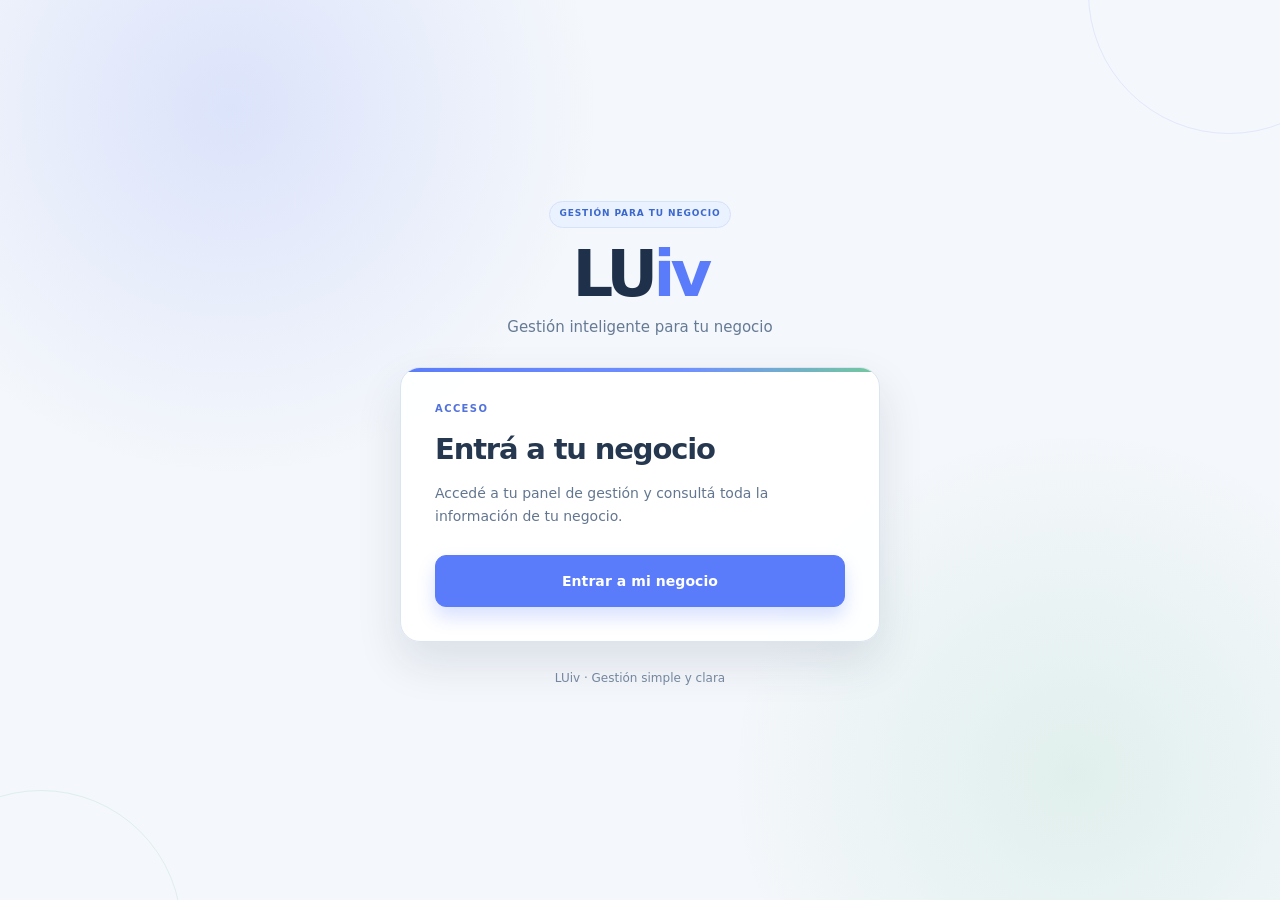
<file: index.html>
<!DOCTYPE html>
<html lang="es">

<head>

    <meta charset="UTF-8">

    <meta
        name="viewport"
        content="width=device-width, initial-scale=1.0"
    >

    <title>LUiv</title>

    <meta name="theme-color" content="#05070b">
    <meta name="description" content="Gestión simple y clara para tu negocio.">
    <link rel="manifest" href="manifest.webmanifest">
    <link rel="apple-touch-icon" href="icons/icon-192.svg">

    <link
        rel="stylesheet"
        href="style.css"
    >

</head>


<body class="login-page">


    <main class="login-container">


        <div class="login-brand">

            <div class="login-logo">
                LU<span>iv</span>
            </div>

            <p class="login-subtitle">
                Gestión inteligente para tu negocio
            </p>

        </div>


        <div class="login-card">

            <span class="login-eyebrow">
                ACCESO
            </span>

            <h1>
                Entrá a tu negocio
            </h1>

            <p>
                Accedé a tu panel de gestión
                y consultá toda la información
                de tu negocio.
            </p>


            <button
                class="login-button"
                onclick="entrarAlNegocio()"
            >
                Entrar a mi negocio
            </button>

        </div>


        <p class="login-footer">
            LUiv · Gestión simple y clara
        </p>


    </main>


    <script>

        function entrarAlNegocio() {

            window.location.href = "dashboard.html";

        }

    </script>

    <script src="pwa.js"></script>


</body>

</html>
</file>
<file: style.css>
/* ========================================
   CONFIGURACIÓN GENERAL
======================================== */

* {
    box-sizing: border-box;
}

html {
    scroll-behavior: smooth;
    overflow-y: scroll;
}

html,
body {
    margin: 0;
    padding: 0;
    min-height: 100%;
    width: 100%;
}

body {
    font-family: Inter, Arial, sans-serif;
    background: #05070b;
    color: #f4f7fb;
    overflow-x: hidden;
}

button,
input {
    font-family: inherit;
}

button {
    appearance: none;
    -webkit-appearance: none;
}


/* ========================================
   PANTALLA DE INICIO
======================================== */

.login-page {
    min-height: 100vh;
    display: flex;
    align-items: center;
    justify-content: center;
    background:
        radial-gradient(
            circle at 50% 35%,
            rgba(37, 99, 235, 0.10),
            transparent 35%
        ),
        #05070b;
}

.login-container {
    width: min(500px, calc(100% - 40px));
    text-align: center;
    padding: 40px 0;
}

.login-brand {
    margin-bottom: 42px;
}

.login-logo {
    font-size: 72px;
    line-height: 1;
    font-weight: 800;
    letter-spacing: -0.07em;
    color: #f4f7fb;
}

.login-logo span {
    color: #2563eb;
}

.login-subtitle {
    margin: 13px 0 0;
    color: #8993a4;
    font-size: 14px;
}

.login-card {
    padding: 38px;
    background: #0b0f16;
    border: 1px solid #1b2432;
    border-radius: 20px;
    text-align: left;
    box-shadow: 0 25px 70px rgba(0, 0, 0, 0.35);
}

.login-eyebrow {
    display: block;
    margin-bottom: 12px;
    color: #2563eb;
    font-size: 11px;
    font-weight: 700;
    letter-spacing: 0.16em;
}

.login-card h1 {
    margin: 0;
    font-size: 28px;
    letter-spacing: -0.04em;
}

.login-card p {
    margin: 12px 0 28px;
    color: #8993a4;
    font-size: 14px;
    line-height: 1.6;
}

.login-button {
    width: 100%;
    height: 48px;
    border: 1px solid #2563eb;
    border-radius: 10px;
    background: #2563eb;
    color: #ffffff;
    font-size: 14px;
    font-weight: 600;
    cursor: pointer;
    transition:
        background 0.2s ease,
        transform 0.2s ease,
        border-color 0.2s ease;
}

.login-button:hover {
    background: #1d4ed8;
    border-color: #1d4ed8;
    transform: translateY(-1px);
}


/* ========================================
   FOOTER LOGIN
======================================== */

.login-footer {
    margin-top: 28px;
    color: #4f5b6d;
    font-size: 12px;
}


/* ========================================
   PANEL PRINCIPAL
======================================== */

.dashboard {
    min-height: 100vh;
    width: 100%;
    background:
        radial-gradient(
            circle at 50% -10%,
            rgba(37, 99, 235, 0.08),
            transparent 32%
        ),
        #05070b;
}


/* ========================================
   BARRA SUPERIOR
======================================== */

.topbar {
    position: sticky;
    top: 0;
    z-index: 100;
    width: 100%;
    height: 72px;
    display: flex;
    align-items: center;
    justify-content: space-between;
    padding: 0 42px;
    margin: 0;
    background: rgba(5, 7, 11, 0.88);
    border-bottom: 1px solid #151d29;
    backdrop-filter: blur(16px);
}

.topbar-left {
    height: 100%;
    display: flex;
    align-items: center;
    flex: 0 0 auto;
}


/* ========================================
   LOGO
======================================== */

.logo {
    height: 100%;
    display: flex;
    align-items: center;
    margin: 0;
    padding: 0;
    font-size: 30px;
    line-height: 1;
    font-weight: 800;
    letter-spacing: -0.07em;
    color: #f4f7fb;
    white-space: nowrap;
}

.logo span {
    color: #2563eb;
}


/* ========================================
   BOTONES DERECHA
======================================== */

.topbar-actions {
    height: 100%;
    display: flex;
    align-items: center;
    justify-content: flex-end;
    gap: 8px;
    flex: 0 0 auto;
    margin-left: auto;
}

.topbar-button {
    width: auto;
    min-width: 0;
    height: 40px;
    display: flex;
    align-items: center;
    justify-content: center;
    padding: 0 17px;
    margin: 0;
    background: #0b1017 !important;
    border: 1px solid #26344a !important;
    border-radius: 8px;
    color: #d1d5db !important;
    font-family: inherit;
    font-size: 14px;
    line-height: 1;
    font-weight: 500;
    cursor: pointer;
    white-space: nowrap;
    box-sizing: border-box;
    transition:
        background 0.2s ease,
        border-color 0.2s ease,
        color 0.2s ease,
        transform 0.2s ease,
        box-shadow 0.2s ease;
}

.topbar-button:hover {
    background: #111a27 !important;
    border-color: #2563eb !important;
    color: #ffffff !important;
    box-shadow: 0 0 0 1px rgba(37, 99, 235, 0.08);
    transform: translateY(-1px);
}

.topbar-button:active {
    transform: translateY(0);
}


/* ========================================
   CONTENIDO
======================================== */

.content {
    width: min(1180px, calc(100% - 48px));
    margin: 0 auto;
    padding: 62px 0 100px;
}


/* ========================================
   ENCABEZADOS
======================================== */

.welcome {
    margin-bottom: 38px;
}

.eyebrow {
    display: block;
    margin-bottom: 10px;
    color: #2563eb;
    font-size: 10px;
    font-weight: 700;
    letter-spacing: 0.16em;
}

.welcome h1 {
    margin: 0;
    font-size: 34px;
    line-height: 1.15;
    letter-spacing: -0.045em;
}

.welcome p {
    max-width: 620px;
    margin: 12px 0 0;
    color: #8993a4;
    font-size: 14px;
    line-height: 1.6;
}

.section-heading {
    display: flex;
    align-items: flex-end;
    justify-content: space-between;
    gap: 24px;
    margin-bottom: 24px;
}

.section-heading h2 {
    margin: 0;
    font-size: 22px;
    letter-spacing: -0.035em;
}

.section-heading p {
    margin: 8px 0 0;
    color: #707b8c;
    font-size: 13px;
    line-height: 1.5;
}


/* ========================================
   TARJETAS DE RESUMEN
======================================== */

.stats {
    display: grid;
    grid-template-columns: repeat(3, 1fr);
    gap: 16px;
    margin-bottom: 16px;
}

.analysis-stats {
    grid-template-columns: repeat(4, 1fr);
    margin-bottom: 52px;
}

.card {
    min-width: 0;
    padding: 22px;
    background: linear-gradient(
        145deg,
        #0d121a,
        #090d13
    );
    border: 1px solid #1a2330;
    border-radius: 16px;
    transition:
        border-color 0.2s ease,
        transform 0.2s ease;
}

.card:hover {
    border-color: #26344a;
    transform: translateY(-2px);
}

.card-header {
    display: flex;
    align-items: center;
    justify-content: space-between;
    gap: 10px;
    margin-bottom: 20px;
    color: #9aa4b3;
    font-size: 12px;
}

.card-period {
    color: #4e5a6b;
    font-size: 10px;
    text-transform: uppercase;
    letter-spacing: 0.08em;
}

.card strong {
    display: block;
    overflow: hidden;
    color: #f4f7fb;
    font-size: 27px;
    line-height: 1.15;
    letter-spacing: -0.04em;
    text-overflow: ellipsis;
    white-space: nowrap;
}

.card-profit strong {
    color: #3b82f6;
}

.card p {
    margin: 9px 0 0;
    color: #5f6b7c;
    font-size: 11px;
}

.small-stat {
    font-size: 20px !important;
}


/* ========================================
   GRÁFICO
======================================== */

.chart-section,
.comparison-section,
.insights,
.sales-form,
.sales-list,
.products-section {
    margin-bottom: 58px;
}

.chart-heading {
    align-items: center;
}

.chart-filters,
.sales-filter-buttons,
.product-sort-buttons {
    display: flex;
    align-items: center;
    gap: 6px;
    flex-wrap: wrap;
}

.filter-button,
.sales-filter,
.product-sort {
    padding: 8px 12px;
    border: 1px solid #1b2635 !important;
    border-radius: 8px;
    background: #0b1017 !important;
    color: #7f8998 !important;
    font-size: 11px;
    cursor: pointer;
    transition:
        background 0.2s ease,
        border-color 0.2s ease,
        color 0.2s ease;
}

.filter-button:hover,
.sales-filter:hover,
.product-sort:hover {
    background: #111a27 !important;
    color: #dce4ef !important;
    border-color: #2a3a51 !important;
}

.filter-button.active,
.sales-filter.active,
.product-sort.active {
    background: #2563eb !important;
    border-color: #2563eb !important;
    color: #ffffff !important;
}

.chart-container {
    position: relative;
    height: 320px;
    padding: 22px;
    background: #090e15;
    border: 1px solid #1a2330;
    border-radius: 16px;
}


/* ========================================
   RESUMEN DEL GRÁFICO
======================================== */

.chart-summary {
    display: grid;
    grid-template-columns: repeat(3, 1fr);
    gap: 14px;
    margin-bottom: 22px;
}

.chart-summary-item {
    display: flex;
    align-items: center;
    gap: 12px;
    padding: 16px 18px;
    background: #080c13;
    border: 1px solid #17202d;
    border-radius: 12px;
}

.chart-dot {
    width: 9px;
    height: 9px;
    min-width: 9px;
    border-radius: 50%;
}

.sales-dot {
    background: #2563eb;
}

.expense-dot {
    background: #eab308;
}

.result-dot {
    background: #22c55e;
}

.chart-summary-item div {
    display: flex;
    flex-direction: column;
    gap: 3px;
}

.chart-summary-item small {
    color: #667085;
    font-size: 11px;
}

.chart-summary-item strong {
    color: #f4f7fb;
    font-size: 16px;
    font-weight: 650;
}

.chart-summary-item strong.result-positive {
    color: #22c55e;
}

.chart-summary-item strong.result-negative {
    color: #ef4444;
}


/* ========================================
   COMPARACIÓN
======================================== */

.comparison-grid {
    display: grid;
    grid-template-columns: repeat(3, 1fr);
    gap: 16px;
}

.comparison-card {
    padding: 24px;
    background: #0b1017;
    border: 1px solid #1a2330;
    border-radius: 16px;
}

.comparison-card span {
    display: block;
    margin-bottom: 15px;
    color: #7d8796;
    font-size: 12px;
}

.comparison-card strong {
    display: block;
    color: #f4f7fb;
    font-size: 25px;
    letter-spacing: -0.04em;
}

.comparison-card p {
    margin: 9px 0 0;
    color: #596577;
    font-size: 11px;
    line-height: 1.5;
}

.comparison-result strong {
    color: #3b82f6;
}


/* ========================================
   ANÁLISIS
======================================== */

.insights-grid {
    display: grid;
    grid-template-columns: repeat(3, 1fr);
    gap: 16px;
}

.insight-card {
    padding: 24px;
    background: linear-gradient(
        145deg,
        #0d121a,
        #090d13
    );
    border: 1px solid #1a2330;
    border-radius: 16px;
}

.insight-type {
    margin-bottom: 18px;
    color: #2563eb;
    font-size: 9px;
    font-weight: 700;
    letter-spacing: 0.14em;
}

.insight-card h3 {
    margin: 0;
    color: #edf2f8;
    font-size: 17px;
    letter-spacing: -0.02em;
}

.insight-card p {
    margin: 10px 0 18px;
    color: #758091;
    font-size: 12px;
    line-height: 1.6;
}

.insight-value {
    color: #c8d2df;
    font-size: 12px;
    font-weight: 600;
}


/* ========================================
   FORMULARIOS
======================================== */

.sales-form {
    padding: 28px;
    background: #090e15;
    border: 1px solid #1a2330;
    border-radius: 18px;
}

.form-grid {
    display: grid;
    grid-template-columns: 1.5fr 1fr 0.8fr auto;
    gap: 14px;
    align-items: end;
}

.form-group {
    min-width: 0;
}

.form-group label {
    display: block;
    margin-bottom: 8px;
    color: #8792a2;
    font-size: 11px;
    font-weight: 600;
}

.form-group input,
.search-box input {
    width: 100%;
    height: 44px;
    padding: 0 13px;
    background: #060a10;
    border: 1px solid #1b2635;
    border-radius: 9px;
    outline: none;
    color: #edf2f8;
    font-size: 13px;
    transition:
        border-color 0.2s ease,
        box-shadow 0.2s ease;
}

.form-group input::placeholder,
.search-box input::placeholder {
    color: #465264;
}

.form-group input:focus,
.search-box input:focus {
    border-color: #2563eb;
    box-shadow: 0 0 0 3px rgba(37, 99, 235, 0.10);
}

.form-action button {
    height: 44px;
    padding: 0 20px;
    border: 1px solid #2563eb !important;
    border-radius: 9px;
    background: #2563eb !important;
    color: #ffffff !important;
    font-size: 12px;
    font-weight: 600;
    cursor: pointer;
    white-space: nowrap;
    transition:
        background 0.2s ease,
        border-color 0.2s ease,
        transform 0.2s ease;
}

.form-action button:hover {
    background: #1d4ed8 !important;
    border-color: #1d4ed8 !important;
    transform: translateY(-1px);
}

.form-action-scan {
    display: flex;
    gap: 8px;
}

.scan-button {
    width: 44px !important;
    min-width: 44px;
    padding: 0 !important;
    background: #0b1017 !important;
    border: 1px solid #26344a !important;
    color: #d1d5db !important;
    font-size: 18px !important;
    display: flex;
    align-items: center;
    justify-content: center;
}

.scan-button:hover {
    background: #111a27 !important;
    border-color: #2563eb !important;
    color: #ffffff !important;
}


/* ========================================
   AUTOCOMPLETADO
======================================== */

.autocomplete-wrapper {
    position: relative;
}

.autocomplete-dropdown {
    position: absolute;
    top: calc(100% + 6px);
    left: 0;
    right: 0;
    max-height: 280px;
    overflow-y: auto;
    background: #0b1017;
    border: 1px solid #1b2635;
    border-radius: 10px;
    z-index: 500;
    display: none;
    box-shadow: 0 12px 40px rgba(0, 0, 0, 0.45);
}

.autocomplete-dropdown.active {
    display: block;
}

.autocomplete-item {
    padding: 12px 14px;
    cursor: pointer;
    border-bottom: 1px solid rgba(255, 255, 255, 0.04);
    transition: background 0.15s ease;
    display: flex;
    align-items: center;
    justify-content: space-between;
    gap: 12px;
}

.autocomplete-item:last-child {
    border-bottom: none;
}

.autocomplete-item:hover,
.autocomplete-item.selected {
    background: #111a27;
}

.autocomplete-item-info {
    min-width: 0;
    flex: 1;
}

.autocomplete-item-name {
    color: #edf2f8;
    font-size: 13px;
    font-weight: 600;
    white-space: nowrap;
    overflow: hidden;
    text-overflow: ellipsis;
}

.autocomplete-item-code {
    color: #566274;
    font-size: 10px;
    margin-top: 3px;
}

.autocomplete-item-price {
    color: #3b82f6;
    font-size: 14px;
    font-weight: 700;
    white-space: nowrap;
    flex-shrink: 0;
}

.autocomplete-item-stock {
    color: #8792a2;
    font-size: 10px;
    margin-top: 2px;
}

.autocomplete-empty {
    padding: 18px 14px;
    text-align: center;
    color: #697587;
    font-size: 12px;
}

.autocomplete-highlight {
    background: rgba(37, 99, 235, 0.25);
    color: #ffffff;
    padding: 0 2px;
    border-radius: 2px;
}


/* ========================================
   NOTIFICACIÓN DE CÓDIGO DETECTADO
======================================== */

.barcode-notification {
    position: fixed;
    top: 90px;
    right: 30px;
    z-index: 9998;
    max-width: 360px;
    pointer-events: none;
    opacity: 0;
    transform: translateY(-15px);
    transition:
        opacity 0.3s ease,
        transform 0.3s ease;
}

.barcode-notification.show {
    opacity: 1;
    transform: translateY(0);
}

.barcode-notification-box {
    background: #0b1017;
    border: 1px solid #2563eb;
    border-radius: 12px;
    padding: 16px 18px;
    box-shadow: 0 15px 50px rgba(37, 99, 235, 0.22);
    pointer-events: auto;
}

.barcode-notification.errored .barcode-notification-box {
    border-color: #ef4444;
    box-shadow: 0 15px 50px rgba(239, 68, 68, 0.18);
}

.barcode-notification-header {
    display: flex;
    align-items: center;
    gap: 10px;
    margin-bottom: 8px;
}

.barcode-notification-icon {
    width: 28px;
    height: 28px;
    display: flex;
    align-items: center;
    justify-content: center;
    border-radius: 8px;
    background: rgba(37, 99, 235, 0.15);
    color: #3b82f6;
    font-size: 15px;
}

.barcode-notification.errored .barcode-notification-icon {
    background: rgba(239, 68, 68, 0.15);
    color: #ef4444;
}

.barcode-notification-title {
    color: #edf2f8;
    font-size: 13px;
    font-weight: 700;
}

.barcode-notification-product {
    color: #c8d2df;
    font-size: 14px;
    font-weight: 600;
    margin-top: 4px;
}

.barcode-notification-price {
    color: #3b82f6;
    font-size: 13px;
    font-weight: 700;
    margin-top: 6px;
}


/* ========================================
   VENTAS
======================================== */

.sales-tools,
.products-tools {
    display: flex;
    align-items: center;
    justify-content: space-between;
    gap: 16px;
    margin-bottom: 14px;
}

.search-box {
    position: relative;
    width: 280px;
}

.search-box input {
    padding-left: 36px;
}

.search-icon {
    position: absolute;
    left: 13px;
    top: 50%;
    transform: translateY(-50%);
    z-index: 2;
    color: #596577;
    font-size: 18px;
    pointer-events: none;
}

.sales-result-info {
    margin-bottom: 10px;
    color: #566274;
    font-size: 11px;
}

.sales-header,
.venta {
    display: grid;
    grid-template-columns:
        minmax(180px, 2fr)
        0.8fr
        1fr
        1fr
        1fr
        42px;
    align-items: center;
}

.sales-header {
    min-height: 42px;
    padding: 0 18px;
    color: #566274;
    font-size: 9px;
    font-weight: 700;
    text-transform: uppercase;
    letter-spacing: 0.09em;
    border-bottom: 1px solid #151d29;
}

.venta {
    min-height: 54px;
    padding: 0 18px;
    background: #090e15;
    border-bottom: 1px solid #141c28;
    transition: background 0.2s ease;
}

.venta:hover {
    background: #0c121b;
}

.venta strong {
    overflow: hidden;
    color: #e7edf5;
    font-size: 13px;
    font-weight: 600;
    text-overflow: ellipsis;
    white-space: nowrap;
}

.venta span {
    color: #8792a2;
    font-size: 12px;
}

.fecha-venta {
    color: #5d697a !important;
    font-size: 11px !important;
}

.eliminar {
    width: 32px;
    height: 32px;
    display: flex;
    align-items: center;
    justify-content: center;
    border: none !important;
    border-radius: 8px;
    background: transparent !important;
    color: #5c6878 !important;
    font-size: 15px;
    cursor: pointer;
    transition:
        background 0.2s ease,
        color 0.2s ease;
}

.eliminar:hover {
    background: rgba(239, 68, 68, 0.10) !important;
    color: #ef4444 !important;
}

.sin-resultados {
    padding: 35px 20px;
    text-align: center;
    color: #596577;
    background: #090e15;
    border-bottom: 1px solid #151d29;
    font-size: 12px;
}


/* ========================================
   PRODUCTOS
======================================== */

.products-grid {
    display: grid;
    grid-template-columns: repeat(3, 1fr);
    gap: 12px;
}

.product-card {
    position: relative;
    padding: 16px;
    background: #090e15;
    border: 1px solid #1a2330;
    border-radius: 16px;
    transition:
        transform 0.2s ease,
        border-color 0.2s ease;
}

.product-card:hover {
    transform: translateY(-2px);
    border-color: #26344a;
}

.product-rank {
    position: absolute;
    top: 14px;
    right: 14px;
    width: 24px;
    height: 24px;
    display: flex;
    align-items: center;
    justify-content: center;
    border-radius: 7px;
    background: #111a27;
    color: #5d6a7c;
    font-size: 10px;
    font-weight: 700;
}

.product-name {
    max-width: calc(100% - 42px);
    margin: 0;
    color: #edf2f8;
    font-size: 14px;
    letter-spacing: -0.02em;
}

.product-price {
    margin: 7px 0 13px;
    color: #5e6a7b;
    font-size: 10px;
}

.product-price strong {
    color: #aeb9c8;
    font-size: 11px;
}

.product-data {
    display: grid;
    grid-template-columns: 1fr 1fr;
    gap: 8px;
}

.product-data-box {
    padding: 10px;
    background: #060a10;
    border-radius: 9px;
}

.product-data-box span {
    display: block;
    margin-bottom: 4px;
    color: #566274;
    font-size: 9px;
    text-transform: uppercase;
    letter-spacing: 0.08em;
}

.product-data-box strong {
    color: #dce4ed;
    font-size: 13px;
}

/* Listas compactas: el contenido se desplaza dentro de cada sección. */
#listaProductos {
    max-height: 520px;
    overflow-y: auto;
    padding: 2px 8px 2px 2px;
}

#listaVentas,
#listaGastos {
    max-height: 420px;
    overflow-y: auto;
    background: #090e15;
}

/* Scrollbar temático para contenedores con scroll. */
.contenedor-scrollable,
#listaProductos,
#listaVentas,
#listaGastos {
    scrollbar-width: thin;
    scrollbar-color: #1b2635 #0b1017;
}

.contenedor-scrollable::-webkit-scrollbar,
#listaProductos::-webkit-scrollbar,
#listaVentas::-webkit-scrollbar,
#listaGastos::-webkit-scrollbar {
    width: 6px;
}

.contenedor-scrollable::-webkit-scrollbar-track,
#listaProductos::-webkit-scrollbar-track,
#listaVentas::-webkit-scrollbar-track,
#listaGastos::-webkit-scrollbar-track {
    background: #0b1017;
    border-radius: 4px;
}

.contenedor-scrollable::-webkit-scrollbar-thumb,
#listaProductos::-webkit-scrollbar-thumb,
#listaVentas::-webkit-scrollbar-thumb,
#listaGastos::-webkit-scrollbar-thumb {
    background: #1b2635;
    border-radius: 4px;
}

.contenedor-scrollable::-webkit-scrollbar-thumb:hover,
#listaProductos::-webkit-scrollbar-thumb:hover,
#listaVentas::-webkit-scrollbar-thumb:hover,
#listaGastos::-webkit-scrollbar-thumb:hover {
    background: #2563eb;
}

.product-empty {
    grid-column: 1 / -1;
    padding: 40px;
    text-align: center;
    color: #596577;
    background: #090e15;
    border: 1px solid #1a2330;
    border-radius: 16px;
    font-size: 12px;
}


/* ========================================
   GASTOS
======================================== */

.gastos-section {
    margin-bottom: 28px;
}

.gastos-header {
    grid-template-columns:
        minmax(150px, 1.5fr)
        minmax(130px, 1fr)
        minmax(130px, 1fr)
        1fr
        1fr
        42px;
}

.gasto-item {
    grid-template-columns:
        minmax(150px, 1.5fr)
        minmax(130px, 1fr)
        minmax(130px, 1fr)
        1fr
        1fr
        42px;
}

.expense-kpis { display:grid; grid-template-columns:repeat(4, minmax(0, 1fr)); gap:16px; margin:0 0 28px; }
.expense-kpi, .expense-breakdown, .expense-insights { background:#101722; border:1px solid #1e2b3d; border-radius:14px; }
.expense-kpi { padding:18px; }
.expense-kpi span, .expense-kpi strong { display:block; }
.expense-kpi span { color:#8993a4; font-size:12px; margin-bottom:7px; }
.expense-kpi strong { color:#f8fafc; font-size:16px; overflow-wrap:anywhere; }
.expense-tools { display:grid; gap:12px; margin:0 0 18px; }
.expense-tools input { width:100%; }
.gasto-filters { display:flex; flex-wrap:wrap; gap:8px; }
.gasto-filter { background:#172131; border:1px solid #2a3a50; color:#cbd5e1; border-radius:8px; padding:8px 12px; cursor:pointer; }
.gasto-filter.active { background:#f59e0b; border-color:#f59e0b; color:#111827; font-weight:700; }
.expense-result { color:#94a3b8; font-size:13px; margin:0; }
.expense-breakdown { display:grid; gap:14px; padding:18px; margin:0 0 18px; background:#0b1017; border-color:#1b2635; }
.expense-category-row { display:grid; grid-template-columns:minmax(160px, 1fr) auto; gap:8px 20px; align-items:center; font-size:12px; }
.expense-category-row strong { color:#dbe5f0; font-weight:600; letter-spacing:.01em; }
.expense-category-row > span { color:#94a3b8; font-variant-numeric:tabular-nums; }
.expense-progress { grid-column:1 / -1; height:4px; border-radius:99px; background:#1b2635; overflow:hidden; }
.expense-progress span { display:block; height:100%; background:linear-gradient(90deg,#d97706,#f59e0b); border-radius:inherit; box-shadow:0 0 9px rgba(245,158,11,.28); }
.expense-insights { display:grid; grid-template-columns:repeat(3, minmax(0, 1fr)); gap:12px; overflow:visible; margin:0 0 22px; background:transparent; border:0; }
.expense-insight { min-height:112px; padding:16px; color:#aeb9c8; font-size:12px; line-height:1.55; background:#131b26; border:1px solid #1b2635; border-radius:12px; }
.expense-insight strong { color:#f1f5f9; display:block; margin-bottom:8px; font-size:13px; }
.expense-insight:nth-child(1) strong { color:#f59e0b; }
.expense-insight:nth-child(2) strong { color:#60a5fa; }
.expense-insight:nth-child(3) strong { color:#4ade80; }
.gasto-badge { display:inline-flex; width:max-content; max-width:100%; padding:5px 8px; border-radius:999px; background:#3a2a0b; color:#fbbf24; font-size:11px; }
.gasto-nota { color:#94a3b8; font-size:12px; overflow-wrap:anywhere; }


/* ========================================
   PANEL DE PRODUCTOS
======================================== */

.products-panel {
    margin-top: 50px;
}

.products-panel-header {
    display: flex;
    align-items: flex-end;
    justify-content: space-between;
    gap: 30px;
}

.products-panel-header h2 {
    margin-top: 10px;
}

.products-actions {
    display: flex;
    align-items: center;
    gap: 10px;
}

.primary-button,
.secondary-button {
    padding: 10px 17px;
    border-radius: 8px;
    font-family: inherit;
    font-size: 14px;
    font-weight: 500;
    cursor: pointer;
    transition:
        background 0.2s ease,
        border-color 0.2s ease,
        color 0.2s ease,
        transform 0.2s ease;
}

.primary-button {
    background: #2563eb !important;
    border: 1px solid #2563eb !important;
    color: #ffffff !important;
}

.primary-button:hover {
    background: #1d4ed8 !important;
    border-color: #1d4ed8 !important;
    transform: translateY(-1px);
}

.secondary-button {
    background: #0b1017 !important;
    border: 1px solid #26344a !important;
    color: #d1d5db !important;
}

.secondary-button:hover {
    background: #111a27 !important;
    border-color: #3b4d68 !important;
    color: #ffffff !important;
}


/* ========================================
   BUSCADOR
======================================== */

.products-search {
    margin-top: 30px;
}

.products-search .search-box {
    max-width: 500px;
}

.products-info {
    margin-top: 16px;
    color: #6b7280;
    font-size: 13px;
}


/* ========================================
   PANEL CÓDIGO DE BARRAS
======================================== */

.barcode-search-panel {
    margin-top: 20px;
    padding: 22px;
    background: #090e15;
    border: 1px solid #1a2330;
    border-radius: 16px;
}

.barcode-search-info h3 {
    margin: 0;
    color: #edf2f8;
    font-size: 18px;
    letter-spacing: -0.02em;
}

.barcode-search-info p {
    margin: 8px 0 0;
    color: #758091;
    font-size: 12px;
    line-height: 1.5;
}

.barcode-search-form {
    display: flex;
    gap: 10px;
    margin-top: 18px;
}

.barcode-search-form input {
    flex: 1;
    height: 44px;
    padding: 0 13px;
    background: #060a10;
    border: 1px solid #1b2635;
    border-radius: 9px;
    outline: none;
    color: #edf2f8;
    font-size: 13px;
}

.barcode-search-form input:focus {
    border-color: #2563eb;
    box-shadow: 0 0 0 3px rgba(37, 99, 235, 0.10);
}

.barcode-result {
    margin-top: 16px;
}

.barcode-not-found {
    padding: 18px;
    background: #060a10;
    border: 1px solid #1b2635;
    border-radius: 10px;
}

.barcode-not-found strong {
    color: #edf2f8;
}

.barcode-not-found p {
    color: #758091;
    font-size: 12px;
    line-height: 1.5;
}

.barcode-found {
    display: flex;
    align-items: center;
    justify-content: space-between;
    gap: 20px;
    padding: 18px;
    background: #060a10;
    border: 1px solid #1b2635;
    border-radius: 10px;
}

.barcode-found h3 {
    margin: 6px 0 8px;
    color: #edf2f8;
    font-size: 17px;
}

.barcode-found p {
    margin: 0;
    color: #697587;
    font-size: 11px;
}

.barcode-found-price {
    text-align: right;
}

.barcode-found-price span {
    display: block;
    margin-bottom: 5px;
    color: #596577;
    font-size: 10px;
}

.barcode-found-price strong {
    color: #3b82f6;
    font-size: 20px;
}


/* ========================================
   CATÁLOGO
======================================== */

.catalog-products-grid {
    display: grid;
    grid-template-columns: repeat(
        auto-fill,
        minmax(240px, 1fr)
    );
    gap: 16px;
    margin-top: 25px;
}

.catalog-product-card {
    position: relative;
    padding: 20px;
    background: linear-gradient(
        145deg,
        #0d121a,
        #090d13
    );
    border: 1px solid #1a2330;
    border-radius: 16px;
    transition:
        border-color 0.2s ease,
        transform 0.2s ease;
}

.catalog-product-card:hover {
    border-color: #26344a;
    transform: translateY(-2px);
}

.catalog-product-top {
    display: flex;
    align-items: center;
    justify-content: space-between;
    gap: 10px;
    margin-bottom: 18px;
}

.catalog-product-label {
    color: #2563eb;
    font-size: 9px;
    font-weight: 700;
    letter-spacing: 0.14em;
}

.catalog-product-id {
    color: #4e5a6b;
    font-size: 10px;
}

.catalog-product-card h3 {
    margin: 0 0 18px;
    color: #edf2f8;
    font-size: 17px;
    letter-spacing: -0.02em;
}

.catalog-product-code {
    padding: 12px;
    background: #060a10;
    border-radius: 9px;
}

.catalog-product-code span,
.catalog-product-bottom span,
.catalog-product-stock span {
    display: block;
    margin-bottom: 5px;
    color: #566274;
    font-size: 9px;
    text-transform: uppercase;
    letter-spacing: 0.08em;
}

.catalog-product-code strong {
    color: #aeb9c8;
    font-size: 12px;
}

.catalog-product-bottom {
    display: flex;
    align-items: center;
    justify-content: space-between;
    gap: 12px;
    margin-top: 15px;
}

.catalog-product-bottom span {
    margin: 0;
}

.catalog-product-bottom strong {
    color: #3b82f6;
    font-size: 16px;
}


/* ========================================
   ACCIONES DE PRODUCTOS
   NUEVO - CORREGIDO
======================================== */

.product-action-button {
    height: 32px;
    display: inline-flex;
    align-items: center;
    justify-content: center;
    padding: 0 11px;
    margin: 0;
    background: #0b1017 !important;
    border: 1px solid #26344a !important;
    border-radius: 7px;
    color: #b9c4d3 !important;
    font-family: inherit;
    font-size: 10px;
    font-weight: 500;
    line-height: 1;
    cursor: pointer;
    white-space: nowrap;
    transition:
        background 0.2s ease,
        border-color 0.2s ease,
        color 0.2s ease,
        transform 0.2s ease,
        box-shadow 0.2s ease;
}

.product-action-button:hover {
    background: #111a27 !important;
    border-color: #2563eb !important;
    color: #ffffff !important;
    box-shadow: 0 0 0 1px rgba(37, 99, 235, 0.08);
    transform: translateY(-1px);
}

.product-action-button:active {
    transform: translateY(0);
}


/* ========================================
   STOCK DEL CATÁLOGO
======================================== */

.catalog-product-stock {
    display: flex;
    align-items: center;
    justify-content: space-between;
    gap: 12px;
    margin-top: 13px;
}

.catalog-product-stock span {
    margin: 0;
}

.catalog-product-stock strong {
    display: block;
    color: #f4f7fb;
    font-size: 14px;
    line-height: 1;
}


/* ========================================
   DAR DE BAJA - CATÁLOGO
======================================== */

.catalog-product-delete {
    margin-top: 14px;
    padding-top: 13px;
    border-top: 1px solid #151d29;
}

.product-delete-button {
    width: 100%;
    height: 32px;
    display: flex;
    align-items: center;
    justify-content: center;
    gap: 6px;
    padding: 0 11px;
    background: transparent !important;
    border: 1px solid #202a39 !important;
    border-radius: 7px;
    color: #697587 !important;
    font-family: inherit;
    font-size: 10px;
    font-weight: 500;
    line-height: 1;
    cursor: pointer;
    transition:
        background 0.2s ease,
        border-color 0.2s ease,
        color 0.2s ease;
}

.product-delete-button:hover {
    background: rgba(239, 68, 68, 0.08) !important;
    border-color: rgba(239, 68, 68, 0.35) !important;
    color: #ef4444 !important;
}

.product-delete-button .delete-icon {
    color: inherit;
    font-size: 13px;
    line-height: 1;
}


/* ========================================
   DAR DE BAJA - DASHBOARD
   El script utiliza .product-deactivate
======================================== */

.product-deactivate {
    width: auto;
    min-width: 0;
    height: 30px;
    display: inline-flex;
    align-items: center;
    justify-content: center;
    padding: 0 11px;
    background: transparent !important;
    border: 1px solid #202a39 !important;
    border-radius: 7px;
    color: #697587 !important;
    font-family: inherit;
    font-size: 10px;
    font-weight: 500;
    line-height: 1;
    cursor: pointer;
    transition:
        background 0.2s ease,
        border-color 0.2s ease,
        color 0.2s ease,
        transform 0.2s ease;
}

.product-deactivate:hover {
    background: rgba(239, 68, 68, 0.08) !important;
    border-color: rgba(239, 68, 68, 0.35) !important;
    color: #ef4444 !important;
    transform: translateY(-1px);
}

.product-deactivate:active {
    transform: translateY(0);
}


/* ========================================
   CATÁLOGO VACÍO
======================================== */

.catalog-empty {
    grid-column: 1 / -1;
    padding: 35px;
    border: 1px solid rgba(255, 255, 255, 0.10);
    border-radius: 10px;
    background: rgba(255, 255, 255, 0.02);
}

.catalog-empty h3 {
    margin-bottom: 8px;
}

.catalog-empty p {
    color: #8b95a5;
}


/* ========================================
   MODAL DEL SCANNER
======================================== */

.scanner-modal {
    position: fixed;
    inset: 0;
    display: none;
    align-items: center;
    justify-content: center;
    padding: 20px;
    background: rgba(0, 0, 0, 0.82);
    z-index: 9999;
}

.scanner-modal.active {
    display: flex;
}

.scanner-box {
    width: min(560px, 100%);
    background: #080b10;
    border: 1px solid rgba(255, 255, 255, 0.14);
    border-radius: 14px;
    padding: 22px;
    box-shadow: 0 25px 70px rgba(0, 0, 0, 0.50);
}

.scanner-header {
    display: flex;
    align-items: flex-start;
    justify-content: space-between;
    margin-bottom: 18px;
}

.scanner-header h2 {
    margin-top: 8px;
}

.scanner-close {
    width: 34px;
    height: 34px;
    border-radius: 8px;
    border: 1px solid rgba(255, 255, 255, 0.16) !important;
    background: #0b1017 !important;
    color: #d1d5db !important;
    font-size: 24px;
    line-height: 1;
    cursor: pointer;
}

.scanner-close:hover {
    background: #111a27 !important;
    color: #ffffff !important;
}


/* ========================================
   VIDEO
======================================== */

.scanner-video-container {
    position: relative;
    width: 100%;
    overflow: hidden;
    border-radius: 10px;
    background: #000;
    aspect-ratio: 4 / 3;
}

#scannerVideo,
#scannerVentaVideo {
    width: 100%;
    height: 100%;
    display: block;
    object-fit: cover;
}


/* ========================================
   MARCO DEL SCANNER
======================================== */

.scanner-frame {
    position: absolute;
    inset: 18% 10%;
    pointer-events: none;
}

.scanner-frame span {
    position: absolute;
    width: 32px;
    height: 32px;
    border-color: #2563eb;
    border-style: solid;
}

.scanner-frame span:nth-child(1) {
    top: 0;
    left: 0;
    border-width: 3px 0 0 3px;
}

.scanner-frame span:nth-child(2) {
    top: 0;
    right: 0;
    border-width: 3px 3px 0 0;
}

.scanner-frame span:nth-child(3) {
    bottom: 0;
    left: 0;
    border-width: 0 0 3px 3px;
}

.scanner-frame span:nth-child(4) {
    bottom: 0;
    right: 0;
    border-width: 0 3px 3px 0;
}


/* ========================================
   ESTADO DEL SCANNER
======================================== */

.scanner-status {
    margin-top: 16px;
    text-align: center;
    color: #9ca3af;
    font-size: 14px;
}

.codigo-detectado {
    margin-top: 14px;
    text-align: center;
}

.codigo-detectado strong {
    display: block;
    margin-bottom: 5px;
    color: #9ca3af;
    font-size: 12px;
    text-transform: uppercase;
    letter-spacing: 0.08em;
}

.codigo-detectado span {
    display: inline-block;
    color: #ffffff;
    font-size: 20px;
    font-weight: 600;
    letter-spacing: 0.05em;
}


/* ========================================
   MODAL REGISTRAR PRODUCTO
======================================== */

.product-modal {
    position: fixed;
    inset: 0;
    display: none;
    align-items: center;
    justify-content: center;
    padding: 20px;
    background: rgba(0, 0, 0, 0.82);
    z-index: 10000;
}

.product-modal.active {
    display: flex;
}

.product-modal-box {
    width: min(500px, 100%);
    background: #0b1017;
    border: 1px solid #1b2635;
    border-radius: 18px;
    padding: 28px;
    box-shadow: 0 28px 80px rgba(0, 0, 0, 0.62), 0 0 0 1px rgba(37, 99, 235, 0.05);
}

.product-modal-header {
    display: flex;
    align-items: flex-start;
    justify-content: space-between;
    gap: 20px;
    margin-bottom: 24px;
}

.product-modal-header h2 {
    margin: 8px 0 0;
    color: #f4f7fb;
    font-size: 24px;
    letter-spacing: -0.035em;
}


/* ========================================
   CÓDIGO DEL NUEVO PRODUCTO
======================================== */

.new-product-code {
    display: flex;
    align-items: center;
    justify-content: space-between;
    gap: 15px;
    margin-bottom: 22px;
    padding: 15px 16px;
    background: #131b26;
    border: 1px solid #1b2635;
    border-radius: 11px;
}

.new-product-code span {
    color: #6f7b8c;
    font-size: 12px;
}

.new-product-code strong {
    color: #dce4ed;
    font-size: 13px;
    letter-spacing: 0.04em;
}


/* ========================================
   FORMULARIO NUEVO PRODUCTO
======================================== */

.new-product-form {
    display: flex;
    flex-direction: column;
    gap: 9px;
}

.new-product-form input {
    min-height: 44px;
    background: #131b26;
    border-color: #1b2635;
    border-radius: 10px;
}

.new-product-form input:focus { border-color: #2563eb; box-shadow: 0 0 0 3px rgba(37, 99, 235, 0.14); }

.new-product-metrics { display:grid; grid-template-columns:1fr 1fr; gap:12px; margin-top:4px; }
.new-product-metrics > div { padding:12px; background:#0b1017; border:1px solid #1b2635; border-radius:11px; }
.new-product-metrics label { display:flex; align-items:center; justify-content:space-between; gap:6px; margin-top:0; }
.new-product-metrics input { width:100%; margin-top:7px; }
.product-field-badge { padding:3px 5px; color:#7db1ff; background:rgba(37,99,235,.14); border-radius:5px; font-size:8px; letter-spacing:.06em; }

@media (max-width: 520px) { .new-product-metrics { grid-template-columns:1fr; } }

/* Campos monetarios y selectores conservan el tema oscuro incluso en controles nativos. */
input, select, option {
    color-scheme: dark;
    background-color: #131b26;
    color: #e7edf5;
    border-color: #1b2635;
}

input::placeholder { color: #728096; opacity: 1; }

/* Contador automático */
.contador-section { margin: 34px 0; padding: 26px; background: linear-gradient(135deg, #0b1017 0%, #101925 100%); border: 1px solid #1b2635; border-radius: 18px; }
.contador-heading { align-items: center; }
.contador-heading h2 { margin-bottom: 6px; }
.contador-controls { display: flex; flex-wrap: wrap; gap: 8px; margin: 18px 0; }
.contador-filter { padding: 8px 13px; color: #aeb9c8; background: #131b26; border: 1px solid #1b2635; border-radius: 8px; cursor: pointer; }
.contador-filter.active { color: #fff; background: #2563eb; border-color: #2563eb; }
.contador-summary { display:grid; grid-template-columns:repeat(4, minmax(0, 1fr)); gap:12px; margin-bottom:18px; }
.contador-kpi { padding:16px; background:#131b26; border:1px solid #1b2635; border-radius:12px; box-shadow:inset 3px 0 0 #2563eb; }
.contador-kpi span { display:block; color:#8792a2; font-size:11px; margin-bottom:6px; }
.contador-kpi strong { color:#edf2f8; font-size:18px; font-variant-numeric:tabular-nums; }
.contador-kpi small { display:block; margin-top:5px; color:#718096; font-size:11px; }
.contador-kpi:nth-child(1) { box-shadow:inset 3px 0 0 #2563eb; }
.contador-kpi:nth-child(1) strong { color:#60a5fa; }
.contador-kpi:nth-child(2) { box-shadow:inset 3px 0 0 #f59e0b; }
.contador-kpi:nth-child(2) strong { color:#fbbf24; }
.contador-kpi:nth-child(3) { box-shadow:inset 3px 0 0 #22c55e; background:linear-gradient(135deg,#13261c,#131b26); }
.contador-kpi:nth-child(3) strong { color:#4ade80; }
.contador-kpi:nth-child(4) { box-shadow:inset 3px 0 0 #818cf8; }
.contador-grid { display:grid; grid-template-columns:1.15fr .85fr; gap:16px; }
.contador-sheet, .contador-chart-card { padding:19px; background:#131b26; border:1px solid #1b2635; border-radius:14px; }
.contador-sheet h3, .contador-chart-card h3 { margin:0; color:#edf2f8; font-size:14px; letter-spacing:.01em; }
.contador-card-heading { display:flex; align-items:center; justify-content:space-between; gap:10px; margin-bottom:15px; }
.contador-chart-card .contador-card-heading h3 { flex:1; text-align:center; }
.contador-edit-button, .contador-chart-nav { border:1px solid #1b2635; background:#0b1017; color:#aeb9c8; border-radius:8px; cursor:pointer; }
.contador-edit-button { padding:6px 10px; font-size:11px; }
.contador-chart-nav { width:30px; height:30px; font-size:22px; line-height:1; }
.contador-edit-button:hover, .contador-chart-nav:hover { color:#fff; border-color:#2563eb; background:#172131; }
.contador-table-wrap { overflow:auto; max-height:330px; }
.contador-table { width:100%; border-collapse:collapse; font-size:12px; }
.contador-table th, .contador-table td { padding:11px 12px; border-bottom:1px solid #1b2635; text-align:left; color:#aeb9c8; }
.contador-table th { position:sticky; top:0; background:#172131; color:#94a3b8; font-size:10px; text-transform:uppercase; }
.contador-table th:last-child { text-align:right; }
.contador-table tbody tr:hover { background:#172131; }
.contador-table td:last-child { text-align:right; color:#edf2f8; font-variant-numeric:tabular-nums; }
.contador-adjustment td { background:#111c2b; }
.contador-adjustment select, .contador-note-input, .contador-edit-value input { width:100%; min-height:30px; padding:5px 7px; background:#0b1017; border:1px solid #26364d; border-radius:6px; color:#dbe5f0; font-size:11px; }
.contador-note-input { margin-top:6px; }
.contador-edit-value { display:flex; align-items:center; gap:6px; }
.contador-edit-value input { min-width:0; text-align:right; }
.contador-edit-value button { width:26px; height:26px; flex:0 0 26px; border:1px solid rgba(239,68,68,.35); border-radius:6px; background:transparent; color:#fb7185; cursor:pointer; }
.contador-chart-card canvas { max-height:220px; }
.contador-distribucion { margin-top:12px; color:#aeb9c8; font-size:12px; line-height:1.7; }

/* Foco visible y sobrio: evita el contorno blanco de controles nativos. */
input:focus, input:focus-visible, select:focus, select:focus-visible, textarea:focus, textarea:focus-visible {
    outline: none !important;
    border-color: #2563eb !important;
    box-shadow: 0 0 0 3px rgba(37, 99, 235, 0.14) !important;
}

/* Ticket de caja */
.ticket-modal { position:fixed; inset:0; display:none; align-items:center; justify-content:center; padding:20px; background:rgba(2,6,12,.78); z-index:11000; }
.ticket-modal.active { display:flex; }
.ticket-box { width:min(380px,100%); padding:22px; background:#0b1017; border:1px solid #1b2635; border-radius:16px; box-shadow:0 25px 70px rgba(0,0,0,.58); }
.ticket-printable { color:#dbe5f0; font-family:"Courier New", monospace; font-size:13px; }
.ticket-head { padding-bottom:14px; margin-bottom:8px; text-align:center; border-bottom:1px dashed #334155; }
.ticket-brand { margin-bottom:4px; color:#60a5fa; font-family:Inter,Arial,sans-serif; font-size:22px; font-weight:800; letter-spacing:.12em; }
.ticket-head h2 { margin:0 0 8px; color:#fff; font-size:15px; letter-spacing:.04em; }
.ticket-meta { color:#8c9aae; font-size:11px; }
.ticket-line { display:grid; grid-template-columns:1fr auto; gap:10px; padding:8px 0; border-bottom:1px solid #172131; }
.ticket-line small { display:block; color:#8c9aae; margin-top:3px; }
.ticket-total { margin-top:12px; padding-top:12px; border-top:1px solid #334155; font-size:17px; font-weight:700; }
.ticket-detail { display:flex; justify-content:space-between; gap:12px; padding:7px 0; color:#aeb9c8; font-size:12px; }
.ticket-detail strong { color:#e8eef7; text-align:right; }
.ticket-notes { margin:4px 0 8px; padding:8px; border:1px dashed #334155; color:#aeb9c8; font-size:11px; line-height:1.45; }
.ticket-footer { padding-top:18px; text-align:center; color:#dbe5f0; font-weight:700; line-height:1.55; }
.ticket-footer small { color:#8c9aae; font-weight:400; }
.ticket-actions { display:flex; gap:10px; margin-top:18px; }
.ticket-actions button { flex:1; }

@media (max-width: 800px) { .contador-summary, .contador-grid { grid-template-columns:1fr; } .contador-section { padding:18px; } }

@media print { @page { size:80mm auto; margin:4mm; } body * { visibility:hidden; } #ticketVentaModal, #ticketVentaModal * { visibility:visible; } #ticketVentaModal { position:absolute; display:block; padding:0; background:#fff; } .ticket-box { width:72mm; padding:0; border:0; box-shadow:none; background:#fff; } .ticket-printable, .ticket-head h2, .ticket-line, .ticket-total, .ticket-detail strong, .ticket-footer { color:#000; } .ticket-brand { color:#000; } .ticket-line small, .ticket-meta, .ticket-detail, .ticket-footer small { color:#333; } .ticket-actions { display:none; } }

.new-product-form label {
    margin-top: 6px;
    color: #8792a2;
    font-size: 11px;
    font-weight: 600;
}

.new-product-form input {
    width: 100%;
    height: 44px;
    padding: 0 13px;
    background: #060a10;
    border: 1px solid #1b2635;
    border-radius: 9px;
    outline: none;
    color: #edf2f8;
    font-size: 13px;
    transition:
        border-color 0.2s ease,
        box-shadow 0.2s ease;
}

.new-product-form input::placeholder {
    color: #465264;
}

.new-product-form input:focus {
    border-color: #2563eb;
    box-shadow: 0 0 0 3px rgba(37, 99, 235, 0.10);
}

.new-product-form .primary-button {
    width: 100%;
    height: 44px;
    margin-top: 10px;
}


/* ========================================
   SCROLLBAR
======================================== */

::-webkit-scrollbar {
    width: 8px;
}

::-webkit-scrollbar-track {
    background: #05070b;
}

::-webkit-scrollbar-thumb {
    background: #1c2736;
    border-radius: 10px;
}

::-webkit-scrollbar-thumb:hover {
    background: #2a3a51;
}


/* ========================================
   RESPONSIVE
======================================== */

@media (max-width: 1000px) {

    .analysis-stats {
        grid-template-columns: repeat(2, 1fr);
    }

    .products-grid {
        grid-template-columns: repeat(2, 1fr);
    }

    .form-grid {
        grid-template-columns: 1fr 1fr;
    }

    .form-action {
        grid-column: 1 / -1;
    }

    .form-action button {
        width: 100%;
    }

    .form-action-scan {
        flex-direction: row;
    }

    .scan-button {
        width: 44px !important;
        flex: 0 0 44px !important;
    }
}


@media (max-width: 800px) {

    .topbar {
        padding: 0 22px;
    }

    .content {
        width: calc(100% - 28px);
        padding-top: 42px;
    }

    .stats,
    .comparison-grid,
    .insights-grid {
        grid-template-columns: 1fr;
    }

    .sales-tools,
    .products-tools {
        align-items: stretch;
        flex-direction: column;
    }

    .search-box {
        width: 100%;
    }

    .sales-filter-buttons,
    .product-sort-buttons {
        width: 100%;
    }

    .chart-heading {
        align-items: flex-start;
        flex-direction: column;
    }

    .products-panel-header {
        align-items: flex-start;
        flex-direction: column;
    }

    .products-actions {
        width: 100%;
    }

    .products-actions button {
        flex: 1;
    }

    .barcode-search-form {
        flex-direction: column;
    }

    .barcode-found {
        align-items: flex-start;
        flex-direction: column;
    }

    .barcode-found-price {
        text-align: left;
    }

    .catalog-product-bottom,
    .catalog-product-stock {
        align-items: flex-start;
        flex-direction: column;
    }

    .catalog-product-bottom .product-action-button,
    .catalog-product-stock .product-action-button {
        width: 100%;
    }
}


@media (max-width: 700px) {

    .chart-summary {
        grid-template-columns: 1fr;
    }
}


@media (max-width: 650px) {

    .welcome h1 {
        font-size: 28px;
    }

    .analysis-stats {
        grid-template-columns: 1fr;
    }

    .products-grid {
        grid-template-columns: 1fr;
    }

    .sales-header {
        display: none;
    }

    .venta {
        grid-template-columns: 1fr auto;
        gap: 8px;
        padding: 15px;
    }

    .venta strong {
        grid-column: 1 / 2;
    }

    .venta span {
        font-size: 11px;
    }

    .venta .fecha-venta {
        grid-column: 1 / 2;
    }

    .venta .eliminar {
        grid-column: 2;
        grid-row: 1 / 4;
    }

    .gasto-item {
        grid-template-columns: 1fr auto;
    }

    .expense-kpis, .expense-insights { grid-template-columns:1fr; }

    .gastos-header {
        display: none;
    }

    .sales-form {
        padding: 22px 18px;
    }

    .form-grid {
        grid-template-columns: 1fr;
    }

    .form-action {
        grid-column: auto;
    }

    .chart-container {
        height: 260px;
        padding: 12px;
    }

    .catalog-product-card {
        padding: 18px;
    }
}


@media (max-width: 450px) {

    .topbar {
        height: 64px;
        padding: 0 16px;
    }

    .logo {
        font-size: 27px;
    }

    .topbar-button {
        height: 36px;
        padding: 0 12px;
        font-size: 12px;
    }

    .topbar-actions {
        gap: 5px;
    }

    .content {
        width: calc(100% - 22px);
        padding: 34px 0 70px;
    }

    .login-container {
        width: calc(100% - 28px);
    }

    .login-logo {
        font-size: 60px;
    }

    .login-card {
        padding: 28px 22px;
    }
}
/* ========================================
   ESTILOS MODO CAJA / POS
======================================== */

.content-caja {
    width: min(1320px, calc(100% - 48px));
    margin: 0 auto;
    padding: 62px 0 100px;
}

.caja-grid {
    display: grid;
    grid-template-columns: 1.1fr 0.9fr;
    gap: 20px;
    align-items: start;
}

.caja-card {
    background: #090e15;
    border: 1px solid #1a2330;
    border-radius: 18px;
    padding: 24px;
}

.caja-card-header {
    display: flex;
    align-items: center;
    justify-content: space-between;
    margin-bottom: 20px;
}

.caja-card-title {
    display: flex;
    align-items: center;
    gap: 10px;
}

.caja-icon {
    font-size: 20px;
}

.caja-card-title h2 {
    margin: 0;
    font-size: 20px;
    letter-spacing: -0.03em;
    color: #edf2f8;
}

.caja-btn-clear {
    background: transparent !important;
    border: 1px solid rgba(239, 68, 68, 0.3) !important;
    color: #ef4444 !important;
    font-size: 11px;
    padding: 6px 12px;
    border-radius: 8px;
    cursor: pointer;
    transition: background 0.2s ease;
}

.caja-btn-clear:hover {
    background: rgba(239, 68, 68, 0.1) !important;
}

.caja-carrito-container {
    min-height: 260px;
    max-height: 380px;
    overflow-y: auto;
    background: #060a10;
    border: 1px solid #151d29;
    border-radius: 12px;
    padding: 12px;
    margin-bottom: 20px;
}

.caja-carrito-vacio {
    text-align: center;
    padding: 40px 20px;
    color: #596577;
}

.caja-carrito-vacio h3 {
    color: #8792a2;
    font-size: 14px;
    margin-bottom: 6px;
}

.caja-carrito-vacio p {
    font-size: 12px;
    margin: 0;
    line-height: 1.5;
}

.caja-carrito-item {
    display: flex;
    align-items: center;
    justify-content: space-between;
    padding: 12px;
    background: #0b1017;
    border: 1px solid #1a2330;
    border-radius: 10px;
    margin-bottom: 10px;
}

.caja-carrito-item-info {
    flex: 1;
    min-width: 0;
    margin-right: 12px;
}

.caja-carrito-item-name {
    color: #edf2f8;
    font-size: 13px;
    font-weight: 600;
    white-space: nowrap;
    overflow: hidden;
    text-overflow: ellipsis;
}

.caja-carrito-item-details {
    color: #758091;
    font-size: 11px;
    margin-top: 3px;
}

.caja-carrito-item-controls {
    display: flex;
    align-items: center;
    gap: 8px;
}

.caja-qty-btn {
    width: 28px;
    height: 28px;
    background: #111a27 !important;
    border: 1px solid #26344a !important;
    color: #d1d5db !important;
    border-radius: 6px;
    font-size: 13px;
    cursor: pointer;
    display: flex;
    align-items: center;
    justify-content: center;
}

.caja-qty-btn:hover {
    border-color: #2563eb !important;
    color: #fff !important;
}

.caja-carrito-item-qty {
    color: #f4f7fb;
    font-size: 13px;
    font-weight: 600;
    min-width: 20px;
    text-align: center;
}

.caja-carrito-item-total {
    color: #3b82f6;
    font-size: 14px;
    font-weight: 700;
    min-width: 80px;
    text-align: right;
}

.caja-resumen-footer {
    background: #060a10;
    border: 1px solid #151d29;
    border-radius: 12px;
    padding: 16px;
}

.caja-resumen-line {
    display: flex;
    justify-content: space-between;
    align-items: center;
    margin-bottom: 8px;
    color: #8792a2;
    font-size: 13px;
}

.caja-resumen-line.total {
    margin-top: 12px;
    padding-top: 12px;
    border-top: 1px solid #1b2635;
    color: #edf2f8;
    font-size: 16px;
    font-weight: 700;
}

.caja-resumen-line.total strong {
    color: #3b82f6;
    font-size: 20px;
}

.caja-pago-helper {
    display: grid;
    grid-template-columns: 1fr auto;
    gap: 12px;
    margin: 14px 0;
    padding-top: 12px;
    border-top: 1px solid #1b2635;
    align-items: center;
}

.caja-pago-input-group label {
    display: block;
    color: #758091;
    font-size: 11px;
    margin-bottom: 4px;
}

.caja-pago-input-group input {
    width: 100%;
    height: 38px;
    background: #0b1017;
    border: 1px solid #1b2635;
    border-radius: 8px;
    padding: 0 10px;
    color: #fff;
    font-size: 13px;
    outline: none;
}

.caja-pago-vuelto-group {
    text-align: right;
}

.caja-pago-vuelto-group span {
    display: block;
    color: #758091;
    font-size: 11px;
    margin-bottom: 4px;
}

.caja-pago-vuelto-group strong {
    color: #22c55e;
    font-size: 16px;
}

.caja-btn-confirm {
    width: 100%;
    height: 48px;
    background: #2563eb !important;
    border: 1px solid #2563eb !important;
    color: #fff !important;
    font-size: 15px;
    font-weight: 700;
    border-radius: 10px;
    cursor: pointer;
    transition: background 0.2s ease;
}

.caja-btn-confirm:hover {
    background: #1d4ed8 !important;
}

.caja-search-container {
    display: flex;
    gap: 10px;
    margin-bottom: 16px;
}

.caja-productos-grid {
    display: flex;
    flex-direction: column;
    gap: 8px;
    max-height: 420px;
    overflow-y: auto;
}

.caja-producto-sugerencia {
    display: flex;
    align-items: center;
    justify-content: space-between;
    padding: 12px 14px;
    background: #060a10;
    border: 1px solid #151d29;
    border-radius: 10px;
    cursor: pointer;
    transition: all 0.15s ease;
}

.caja-producto-sugerencia:hover {
    background: #111a27;
    border-color: #2563eb;
}

.backup-section {
    margin: 24px 0;
    padding: 22px;
    border: 1px solid #1b2635;
    border-radius: 14px;
    background: #0b1017;
}

.backup-section h2 { margin: 5px 0 8px; }
.backup-section p { margin: 0; color: #94a3b8; }
.backup-actions { display: flex; flex-wrap: wrap; gap: 10px; margin-top: 16px; }
.backup-import-label { display: inline-flex; align-items: center; cursor: pointer; }
.backup-message { min-height: 20px; margin-top: 12px !important; font-size: 13px; }

/* Operaciones: formularios e historiales más claros y rápidos de recorrer. */
.operations-entry,
.operations-history {
    position: relative;
    overflow: hidden;
}

.operations-entry::before {
    content: "";
    position: absolute;
    inset: 0 auto 0 0;
    width: 4px;
    background: #2563eb;
}

.expense-entry::before { background: #f59e0b; }

.operations-entry .section-heading,
.operations-history .section-heading {
    display: flex;
    align-items: end;
    justify-content: space-between;
    gap: 18px;
    margin-bottom: 10px;
}

.operations-entry .section-heading h2,
.operations-history .section-heading h2 {
    margin-bottom: 0;
}

.operations-history .section-heading p,
.operations-description {
    margin: 8px 0 0;
    color: #8993a4;
    font-size: 13px;
    line-height: 1.5;
}

.operations-description {
    margin: 0 0 20px;
    max-width: 680px;
}

.operations-entry .form-grid {
    padding-top: 18px;
    border-top: 1px solid #172131;
}

.operations-entry .form-action button:not(.scan-button) {
    min-width: 150px;
    height: 44px;
}

.sales-tools,
.expense-tools {
    display: flex;
    align-items: center;
    gap: 12px;
    padding: 12px;
    margin-bottom: 16px;
    background: #0b1017;
    border: 1px solid #1b2635;
    border-radius: 12px;
}

.sales-tools .search-box { flex: 1; width: auto; min-width: 220px; }
.expense-tools input { flex: 1; min-width: 220px; }
.expense-tools { display: flex; flex-wrap: wrap; }
.expense-tools .expense-result { width: 100%; padding: 0 2px; }

.sales-filter-buttons,
.gasto-filters { flex-wrap: wrap; }

.operations-history .sales-result-info {
    display: inline-flex;
    margin: 0 0 10px;
    padding: 5px 9px;
    color: #94a3b8;
    font-size: 12px;
    background: #111a27;
    border-radius: 6px;
}

.expense-breakdown-details {
    margin: 0 0 18px;
    border: 1px solid #1b2635;
    border-radius: 10px;
    background: #0b1017;
}

.expense-breakdown-details summary {
    padding: 12px 14px;
    color: #cbd5e1;
    cursor: pointer;
    font-size: 13px;
    font-weight: 600;
}

.expense-breakdown-details[open] summary { border-bottom: 1px solid #1b2635; }
.expense-breakdown { margin: 0; border: 0; border-radius: 0; background: transparent; }
.expense-breakdown:empty { display: none; }

@media (max-width: 800px) {
    .operations-entry .section-heading,
    .operations-history .section-heading { align-items: flex-start; flex-direction: column; }
    .sales-tools, .expense-tools { align-items: stretch; flex-direction: column; }
    .sales-tools .search-box, .expense-tools input { width: 100%; min-width: 0; }
    .sales-filter-buttons, .gasto-filters { width: 100%; }
}

@media (max-width: 900px) {
    .caja-grid {
        grid-template-columns: 1fr;
    }
}

/* ========================================
   SISTEMA VISUAL UNIFICADO
   Capa de presentación: no modifica lógica ni estructura funcional.
======================================== */

:root {
    --ui-canvas: #080b12;
    --ui-surface: #101722;
    --ui-surface-raised: #141d2a;
    --ui-surface-soft: #0c111a;
    --ui-border: #243246;
    --ui-border-subtle: #1a2636;
    --ui-text: #edf2f8;
    --ui-muted: #91a0b4;
    --ui-faint: #65748a;
    --ui-accent: #4f7cff;
    --ui-accent-hover: #668cff;
    --ui-accent-soft: rgba(79, 124, 255, .14);
    --ui-success: #4ecb86;
    --ui-warning: #f3b45b;
    --ui-danger: #f07a85;
    --ui-radius-sm: 8px;
    --ui-radius: 12px;
    --ui-radius-lg: 16px;
    --ui-shadow: 0 10px 30px rgba(0, 0, 0, .16);
    --ui-shadow-hover: 0 16px 35px rgba(0, 0, 0, .24);
}

body {
    font-family: Inter, ui-sans-serif, system-ui, -apple-system, BlinkMacSystemFont, "Segoe UI", sans-serif;
    background: var(--ui-canvas);
    color: var(--ui-text);
    line-height: 1.45;
}

.dashboard {
    background: var(--ui-canvas);
}

.login-page {
    background: radial-gradient(circle at 50% 15%, rgba(79, 124, 255, .12), transparent 34%), var(--ui-canvas);
}

.login-card,
.card,
.sales-form,
.sales-list,
.products-panel,
.barcode-search-panel,
.contador-section,
.caja-card,
.backup-section,
.comparison-card,
.chart-container {
    background: var(--ui-surface);
    border-color: var(--ui-border-subtle);
    box-shadow: var(--ui-shadow);
}

.login-card,
.sales-form,
.sales-list,
.products-panel,
.contador-section,
.caja-card,
.backup-section {
    border-radius: var(--ui-radius-lg);
}

.topbar {
    height: 68px;
    padding: 0 max(28px, calc((100vw - 1280px) / 2));
    background: rgba(8, 11, 18, .88);
    border-color: var(--ui-border-subtle);
    backdrop-filter: blur(18px);
}

.logo {
    font-size: 28px;
    letter-spacing: -.065em;
}

.logo span,
.eyebrow,
.login-eyebrow {
    color: var(--ui-accent);
}

.content {
    width: min(1220px, calc(100% - 48px));
    padding: 56px 0 88px;
}

.content-caja {
    width: min(1360px, calc(100% - 48px));
    padding: 56px 0 88px;
}

.welcome { margin-bottom: 42px; }
.welcome h1 { font-size: clamp(30px, 3vw, 38px); letter-spacing: -.05em; }
.welcome p { color: var(--ui-muted); font-size: 15px; }

.eyebrow,
.login-eyebrow {
    font-size: 10px;
    letter-spacing: .14em;
}

.section-heading { margin-bottom: 20px; }
.section-heading h2 { color: var(--ui-text); font-size: 21px; letter-spacing: -.035em; }
.section-heading p { color: var(--ui-muted); }

.stats { gap: 14px; margin-bottom: 14px; }
.analysis-stats { gap: 14px; margin-bottom: 56px; }

.card {
    padding: 20px;
    border-radius: var(--ui-radius);
    background: var(--ui-surface);
    transition: border-color .18s ease, box-shadow .18s ease, transform .18s ease;
}

.card:hover {
    border-color: var(--ui-border);
    box-shadow: var(--ui-shadow-hover);
    transform: translateY(-2px);
}

.card-header { margin-bottom: 16px; color: var(--ui-muted); }
.card-period { color: var(--ui-faint); }
.card strong { color: var(--ui-text); font-size: 26px; }
.card-profit strong { color: var(--ui-success); }
.card p { color: var(--ui-faint); }

button,
input,
select,
textarea {
    font: inherit;
}

button {
    transition: background-color .18s ease, border-color .18s ease, color .18s ease, box-shadow .18s ease, transform .18s ease;
}

button:focus-visible,
input:focus-visible,
select:focus-visible,
textarea:focus-visible {
    outline: 2px solid var(--ui-accent);
    outline-offset: 2px;
}

.topbar-button,
.secondary-button,
.filter-button,
.sales-filter,
.product-sort,
.gasto-filter,
.contador-filter,
.contador-edit-button,
.caja-qty-btn {
    background: var(--ui-surface-soft) !important;
    border-color: var(--ui-border) !important;
    border-radius: var(--ui-radius-sm);
    color: #c9d4e3 !important;
}

.topbar-button:hover,
.secondary-button:hover,
.filter-button:hover,
.sales-filter:hover,
.product-sort:hover,
.gasto-filter:hover,
.contador-filter:hover,
.contador-edit-button:hover,
.caja-qty-btn:hover {
    background: var(--ui-surface-raised) !important;
    border-color: #3a5272 !important;
    color: var(--ui-text) !important;
    box-shadow: none;
    transform: translateY(-1px);
}

.topbar-button { height: 38px; padding: 0 15px; font-size: 13px; }

.filter-button.active,
.sales-filter.active,
.product-sort.active,
.contador-filter.active {
    background: var(--ui-accent) !important;
    border-color: var(--ui-accent) !important;
    color: #fff !important;
    box-shadow: 0 5px 14px rgba(79, 124, 255, .22);
}

.gasto-filter.active {
    background: var(--ui-warning) !important;
    border-color: var(--ui-warning) !important;
    color: #17202e !important;
    box-shadow: none;
}

.primary-button,
.login-button,
#agregarVenta,
#agregarGasto,
.caja-btn-confirm {
    background: var(--ui-accent) !important;
    border-color: var(--ui-accent) !important;
    border-radius: var(--ui-radius-sm);
    color: #fff !important;
    font-weight: 650;
    box-shadow: 0 6px 16px rgba(79, 124, 255, .2);
}

.primary-button:hover,
.login-button:hover,
#agregarVenta:hover,
#agregarGasto:hover,
.caja-btn-confirm:hover {
    background: var(--ui-accent-hover) !important;
    border-color: var(--ui-accent-hover) !important;
    box-shadow: 0 9px 20px rgba(79, 124, 255, .26);
    transform: translateY(-1px);
}

.form-group input,
.form-group select,
.form-group textarea,
.search-box input,
.expense-tools input,
.barcode-search-form input,
.caja-pago-input-group input,
.contador-note-input,
.contador-edit-value input,
input,
select,
textarea {
    background: var(--ui-surface-soft);
    border-color: var(--ui-border);
    border-radius: var(--ui-radius-sm);
    color: var(--ui-text);
}

.form-group input,
.form-group select,
.form-group textarea,
.search-box input,
.expense-tools input,
.barcode-search-form input {
    min-height: 44px;
}

textarea { padding: 11px 13px; }
input::placeholder,
textarea::placeholder { color: var(--ui-faint); }

.form-group input:focus,
.form-group select:focus,
.form-group textarea:focus,
.search-box input:focus,
.expense-tools input:focus,
.barcode-search-form input:focus,
.caja-pago-input-group input:focus {
    border-color: var(--ui-accent);
    box-shadow: 0 0 0 3px var(--ui-accent-soft);
}

.sales-form,
.sales-list,
.products-section,
.chart-section,
.comparison-section,
.insights {
    margin-bottom: 48px;
}

.sales-form,
.sales-list {
    padding: 26px;
}

.products-section,
.chart-section,
.comparison-section,
.insights {
    padding: 0;
}

.operations-entry::before { background: var(--ui-accent); }
.expense-entry::before { background: var(--ui-warning); }
.operations-description,
.operations-history .section-heading p { color: var(--ui-muted); }

.sales-tools,
.expense-tools {
    background: var(--ui-surface-soft);
    border-color: var(--ui-border-subtle);
    border-radius: var(--ui-radius);
}

.sales-header {
    color: var(--ui-faint);
    border-color: var(--ui-border-subtle);
    font-size: 11px;
    letter-spacing: .045em;
}

.venta {
    background: transparent;
    border-color: var(--ui-border-subtle);
}

.venta:hover { background: rgba(255, 255, 255, .018); }
.venta strong { color: var(--ui-text); }
.venta span { color: var(--ui-muted); }

.eliminar,
.caja-btn-clear,
.catalog-product-delete,
.product-delete-button {
    border-color: rgba(240, 122, 133, .35) !important;
    color: var(--ui-danger) !important;
}

.products-panel,
.contador-section,
.caja-card,
.barcode-search-panel { padding: 24px; }

.products-panel-header,
.caja-card-header { padding-bottom: 18px; border-bottom: 1px solid var(--ui-border-subtle); }

.product-card,
.catalog-product-card,
.comparison-card,
.insight-card,
.expense-kpi,
.contador-sheet,
.contador-chart-card {
    background: var(--ui-surface);
    border-color: var(--ui-border-subtle);
    border-radius: var(--ui-radius);
}

.product-card:hover,
.catalog-product-card:hover,
.comparison-card:hover {
    border-color: var(--ui-border);
    box-shadow: var(--ui-shadow);
}

.expense-kpi { box-shadow: none; }
.expense-kpi span,
.expense-result,
.expense-category-row > span { color: var(--ui-muted); }
.expense-kpi strong,
.expense-category-row strong { color: var(--ui-text); }
.expense-progress { background: var(--ui-border-subtle); }
.expense-progress span { background: var(--ui-warning); box-shadow: none; }

.expense-breakdown-details {
    border-color: var(--ui-border-subtle);
    background: var(--ui-surface-soft);
}

.expense-breakdown-details summary { color: #c9d4e3; }

.contador-table,
.contador-table th,
.contador-table td {
    border-color: var(--ui-border-subtle);
}

.contador-table th { color: var(--ui-muted); background: var(--ui-surface-soft); }
.contador-table td { color: #cbd5e1; }

.caja-carrito-container,
.caja-resumen-footer {
    background: var(--ui-surface-soft);
    border-color: var(--ui-border-subtle);
}

.caja-carrito-item { background: var(--ui-surface); border-color: var(--ui-border-subtle); }
.caja-carrito-item-total,
.caja-resumen-line.total strong { color: var(--ui-accent); }
.caja-pago-vuelto-group strong { color: var(--ui-success); }

.ticket-box { background: var(--ui-surface); border-color: var(--ui-border); }

::-webkit-scrollbar-track { background: var(--ui-canvas); }
::-webkit-scrollbar-thumb { background: #2c3b4f; }
::-webkit-scrollbar-thumb:hover { background: #3c506b; }

@media (max-width: 800px) {
    .topbar { height: 64px; padding: 0 18px; }
    .topbar-button { height: 36px; padding: 0 12px; }
    .content, .content-caja { width: calc(100% - 28px); padding: 36px 0 64px; }
    .welcome { margin-bottom: 30px; }
    .sales-form, .sales-list, .products-panel, .contador-section, .caja-card { padding: 18px; }
    .card { padding: 18px; }
}

@media (max-width: 520px) {
    .logo { font-size: 26px; }
    .topbar-actions { gap: 6px; }
    .topbar-button { padding: 0 10px; font-size: 12px; }
    .welcome h1 { font-size: 29px; }
    .section-heading h2 { font-size: 20px; }
    .sales-form, .sales-list { padding: 16px; }
    .card strong { font-size: 24px; }
}

/* ========================================
   ACABADO VISUAL · CAPA FINAL DE PRESENTACIÓN
   Mantiene intactas estructura, estados y funcionalidad.
======================================== */

:root {
    --ui-canvas: #0b0f17;
    --ui-surface: #121925;
    --ui-surface-raised: #182131;
    --ui-surface-soft: #0e141e;
    --ui-border: #2a3a50;
    --ui-border-subtle: #202d3e;
    --ui-text: #f3f6fb;
    --ui-muted: #9aa9bd;
    --ui-faint: #718197;
    --ui-accent: #5b7cfa;
    --ui-accent-hover: #7390ff;
    --ui-accent-soft: rgba(91, 124, 250, .16);
    --ui-success: #58c58b;
    --ui-warning: #e8ad5b;
    --ui-danger: #ec7985;
    --ui-radius-sm: 9px;
    --ui-radius: 14px;
    --ui-radius-lg: 18px;
    --ui-shadow: 0 8px 24px rgba(0, 0, 0, .16);
    --ui-shadow-hover: 0 14px 34px rgba(0, 0, 0, .22);
}

body {
    font-size: 14px;
    text-rendering: optimizeLegibility;
    -webkit-font-smoothing: antialiased;
}

.dashboard {
    background: radial-gradient(circle at 50% -25%, rgba(91, 124, 250, .10), transparent 38%), var(--ui-canvas);
}

.topbar {
    box-shadow: 0 1px 0 rgba(255, 255, 255, .025);
}

.topbar-actions { gap: 10px; }

.content,
.content-caja { padding-top: 60px; }

.welcome {
    max-width: 680px;
    margin-bottom: 46px;
}

.welcome h1 {
    font-weight: 720;
    line-height: 1.1;
}

.welcome p,
.section-heading p { line-height: 1.65; }

.eyebrow,
.login-eyebrow {
    font-weight: 750;
}

.login-card,
.sales-form,
.sales-list,
.products-panel,
.barcode-search-panel,
.contador-section,
.caja-card,
.backup-section {
    border-color: var(--ui-border-subtle);
}

.card,
.comparison-card,
.insight-card,
.product-card,
.catalog-product-card,
.expense-kpi,
.contador-sheet,
.contador-chart-card {
    box-shadow: none;
}

.card:hover,
.comparison-card:hover,
.insight-card:hover,
.product-card:hover,
.catalog-product-card:hover {
    border-color: #365072;
}

.card-header,
.comparison-card span,
.insight-type { font-weight: 650; }

.primary-button,
.login-button,
#agregarVenta,
#agregarGasto,
.caja-btn-confirm {
    min-height: 42px;
    letter-spacing: .005em;
}

.secondary-button,
.topbar-button,
.filter-button,
.sales-filter,
.product-sort,
.gasto-filter,
.contador-filter,
.contador-edit-button,
.caja-qty-btn {
    font-weight: 600;
}

.form-group label,
.new-product-form label,
.caja-pago-input-group label {
    color: var(--ui-muted);
    font-weight: 650;
    letter-spacing: .01em;
}

.form-group input,
.form-group select,
.form-group textarea,
.search-box input,
.expense-tools input,
.barcode-search-form input,
.caja-pago-input-group input,
.new-product-form input {
    border-width: 1px;
}

.form-group input:hover,
.form-group select:hover,
.form-group textarea:hover,
.search-box input:hover,
.expense-tools input:hover,
.barcode-search-form input:hover,
.caja-pago-input-group input:hover,
.new-product-form input:hover {
    border-color: #354a65;
}

.sales-tools,
.expense-tools {
    padding: 12px;
}

.sales-header { padding: 0 18px 8px; }
.venta { min-height: 58px; }

.products-panel-header,
.caja-card-header {
    align-items: flex-start;
    gap: 20px;
}

.products-panel-header h2,
.caja-card-title h2,
.backup-section h2 {
    letter-spacing: -.035em;
}

.chart-container,
.comparison-card,
.insight-card,
.barcode-found,
.barcode-not-found,
.catalog-empty {
    background: var(--ui-surface);
    border-color: var(--ui-border-subtle);
}

.chart-summary-item,
.product-data-box,
.caja-carrito-item,
.contador-kpi {
    background: var(--ui-surface-soft);
    border-color: var(--ui-border-subtle);
}

.autocomplete-dropdown,
.scanner-box,
.product-modal-box,
.ticket-box {
    background: var(--ui-surface-raised);
    border-color: var(--ui-border);
    box-shadow: 0 22px 60px rgba(0, 0, 0, .42);
}

.barcode-notification-box { border-color: var(--ui-accent); }

@media (max-width: 800px) {
    .content,
    .content-caja { padding-top: 42px; }

    .welcome { margin-bottom: 34px; }
    .products-panel-header,
    .caja-card-header { gap: 16px; }
    .sales-tools,
    .expense-tools { padding: 10px; }
}

@media (max-width: 520px) {
    .topbar { padding: 0 14px; }
    .topbar-actions { gap: 5px; }
    .topbar-button { padding: 0 9px; }
    .content,
    .content-caja { width: calc(100% - 24px); padding-top: 30px; padding-bottom: 52px; }
    .welcome { margin-bottom: 28px; }
    .welcome p { font-size: 14px; }
    .products-panel-header,
    .caja-card-header { flex-direction: column; }
    .products-actions { width: 100%; }
    .products-actions .primary-button,
    .products-actions .secondary-button { flex: 1; }
}

/* ========================================
   ESTRUCTURA ADMINISTRATIVA
   Inspirada en el patrón de la plantilla de referencia.
======================================== */

.app-sidebar {
    display: none;
}

@media (min-width: 901px) {
    body {
        background: #f4f7fb;
        color: #243044;
    }

    .dashboard {
        min-height: 100vh;
        padding-left: 252px;
        background: #f4f7fb;
    }

    .app-sidebar {
        position: fixed;
        inset: 0 auto 0 0;
        z-index: 200;
        width: 252px;
        display: flex;
        flex-direction: column;
        padding: 30px 16px 20px;
        color: #b9c6da;
        background: #182238;
        border-right: 1px solid rgba(255, 255, 255, .06);
    }

    .sidebar-brand {
        display: inline-flex;
        align-items: center;
        width: max-content;
        margin: 0 12px 42px;
        color: #ffffff;
        font-size: 29px;
        font-weight: 800;
        letter-spacing: -.07em;
        line-height: 1;
        text-decoration: none;
    }

    .sidebar-brand span { color: #7f9cff; }

    .sidebar-label {
        margin: 0 12px 12px;
        color: #74839b;
        font-size: 10px;
        font-weight: 750;
        letter-spacing: .12em;
    }

    .sidebar-nav {
        display: grid;
        gap: 5px;
    }

    .sidebar-link {
        width: 100%;
        display: flex;
        align-items: center;
        min-height: 44px;
        padding: 0 13px;
        border: 0;
        border-radius: 9px;
        color: #b9c6da;
        background: transparent;
        font: inherit;
        font-size: 13px;
        font-weight: 600;
        text-align: left;
        text-decoration: none;
        cursor: pointer;
    }

    .sidebar-link:hover {
        color: #ffffff;
        background: rgba(255, 255, 255, .065);
        transform: none;
    }

    .sidebar-link.active {
        color: #ffffff;
        background: #5b7cfa;
        box-shadow: 0 7px 18px rgba(58, 88, 191, .25);
    }

    .sidebar-footer {
        display: flex;
        align-items: center;
        gap: 8px;
        margin: auto 12px 0;
        padding-top: 18px;
        border-top: 1px solid rgba(255, 255, 255, .08);
        color: #8491a6;
        font-size: 11px;
        line-height: 1.45;
    }

    .sidebar-status {
        width: 7px;
        height: 7px;
        flex: 0 0 7px;
        border-radius: 50%;
        background: #58c58b;
        box-shadow: 0 0 0 3px rgba(88, 197, 139, .14);
    }

    .topbar {
        height: 76px;
        padding: 0 40px;
        background: rgba(255, 255, 255, .94);
        border-color: #e5eaf1;
        box-shadow: 0 1px 2px rgba(31, 43, 65, .03);
    }

    .topbar-left .logo { display: none; }

    .topbar-left::before {
        content: "Panel de control";
        color: #26354d;
        font-size: 16px;
        font-weight: 700;
        letter-spacing: -.02em;
    }

    .topbar-button,
    .secondary-button,
    .filter-button,
    .sales-filter,
    .product-sort,
    .gasto-filter,
    .contador-filter,
    .contador-edit-button,
    .caja-qty-btn {
        color: #526178 !important;
        background: #ffffff !important;
        border-color: #dbe3ee !important;
    }

    .topbar-button:hover,
    .secondary-button:hover,
    .filter-button:hover,
    .sales-filter:hover,
    .product-sort:hover,
    .gasto-filter:hover,
    .contador-filter:hover,
    .contador-edit-button:hover,
    .caja-qty-btn:hover {
        color: #30415d !important;
        background: #f8faff !important;
        border-color: #bfcce0 !important;
    }

    .content,
    .content-caja {
        width: min(1320px, calc(100% - 64px));
        padding: 42px 0 76px;
    }

    .welcome { margin-bottom: 34px; }
    .welcome h1,
    .section-heading h2 { color: #26354d; }
    .welcome p,
    .section-heading p { color: #718096; }
    .eyebrow { color: #5b7cfa; }

    .login-card,
    .card,
    .sales-form,
    .sales-list,
    .products-panel,
    .barcode-search-panel,
    .contador-section,
    .caja-card,
    .backup-section,
    .comparison-card,
    .chart-container,
    .insight-card,
    .catalog-product-card,
    .product-card,
    .expense-kpi,
    .contador-sheet,
    .contador-chart-card {
        background: #ffffff;
        border-color: #e3e9f1;
        box-shadow: 0 2px 7px rgba(31, 43, 65, .035);
    }

    .card:hover,
    .comparison-card:hover,
    .insight-card:hover,
    .product-card:hover,
    .catalog-product-card:hover {
        border-color: #ccd8e8;
        box-shadow: 0 9px 22px rgba(31, 43, 65, .07);
    }

    .card strong,
    .comparison-card strong,
    .insight-card h3,
    .catalog-product-card h3,
    .product-name,
    .expense-kpi strong,
    .expense-category-row strong,
    .caja-card-title h2 { color: #283850; }

    .card-header,
    .form-group label,
    .new-product-form label,
    .caja-pago-input-group label { color: #78879c; }

    .card p,
    .comparison-card p,
    .insight-card p,
    .product-price,
    .expense-result { color: #8a98aa; }

    .form-group input,
    .form-group select,
    .form-group textarea,
    .search-box input,
    .expense-tools input,
    .barcode-search-form input,
    .caja-pago-input-group input,
    .contador-note-input,
    .contador-edit-value input,
    .new-product-form input {
        color: #33435b;
        background: #ffffff;
        border-color: #dce4ef;
    }

    .form-group input:focus,
    .form-group select:focus,
    .form-group textarea:focus,
    .search-box input:focus,
    .expense-tools input:focus,
    .barcode-search-form input:focus,
    .caja-pago-input-group input:focus {
        border-color: #7f9cff;
        box-shadow: 0 0 0 3px rgba(91, 124, 250, .13);
    }

    .sales-tools,
    .expense-tools,
    .chart-summary-item,
    .product-data-box,
    .caja-carrito-container,
    .caja-resumen-footer,
    .contador-kpi {
        background: #f8faff;
        border-color: #e3e9f1;
    }

    .venta { border-color: #edf1f6; }
    .venta:hover { background: #f8faff; }
    .venta strong { color: #33435b; }
    .venta span { color: #718096; }
    .sales-header { color: #8a98aa; border-color: #e6ebf2; }

    .contador-table th { color: #718096; background: #f8faff; }
    .contador-table td,
    .contador-table th { border-color: #e6ebf2; }
    .contador-table td { color: #45556d; }

    .chart-container { padding: 26px; }
}

/* ========================================
   CORRECCIONES DE CONTRASTE Y LECTURA
   Dashboard claro: elimina herencias del antiguo tema oscuro.
======================================== */

@media (min-width: 901px) {
    input,
    select,
    option,
    textarea {
        color-scheme: light;
        color: #33435b !important;
        background-color: #ffffff !important;
        border-color: #d7e0ec !important;
    }

    input::placeholder,
    textarea::placeholder { color: #7a8ba3 !important; opacity: 1; }

    .topbar-actions { display: none; }

    .operations-entry,
    .operations-history { overflow: visible; }

    .autocomplete-wrapper { z-index: 30; }

    .autocomplete-dropdown {
        overflow-y: auto;
        background: #ffffff;
        border-color: #cdd9e8;
        box-shadow: 0 16px 32px rgba(38, 57, 86, .16);
    }

    .autocomplete-item {
        border-color: #e8edf4;
        background: #ffffff;
    }

    .autocomplete-item:hover,
    .autocomplete-item.selected { background: #f1f5ff; }
    .autocomplete-item-name { color: #283850; }
    .autocomplete-item-code,
    .autocomplete-item-stock,
    .autocomplete-empty { color: #667991; }
    .autocomplete-item-price { color: #2f67e8; }
    .autocomplete-highlight { color: #243b75; background: #dce6ff; }

    .contador-section {
        background: #ffffff;
        border-color: #dfe7f1;
        box-shadow: 0 2px 7px rgba(31, 43, 65, .035);
    }

    .contador-heading h2,
    .contador-sheet h3,
    .contador-chart-card h3 { color: #263850; }
    .contador-distribucion { color: #61738d; }

    .contador-kpi {
        min-height: 112px;
        background: #f7f9fd;
        border-color: #dfe7f1;
        box-shadow: inset 3px 0 0 #5b7cfa;
    }

    .contador-kpi span { color: #60718a; font-weight: 650; }
    .contador-kpi strong { color: #263850; }
    .contador-kpi small { color: #74849a; }
    .contador-kpi:nth-child(1) { background: #eff4ff; box-shadow: inset 3px 0 0 #3974ef; }
    .contador-kpi:nth-child(1) strong { color: #2563d8; }
    .contador-kpi:nth-child(2) { background: #fff7ea; box-shadow: inset 3px 0 0 #e9a23b; }
    .contador-kpi:nth-child(2) strong { color: #b86706; }
    .contador-kpi:nth-child(3) { background: #edf9f1; box-shadow: inset 3px 0 0 #31aa6e; }
    .contador-kpi:nth-child(3) strong { color: #168451; }
    .contador-kpi:nth-child(4) { background: #f4f2ff; box-shadow: inset 3px 0 0 #8a73df; }
    .contador-kpi:nth-child(4) strong { color: #5643ad; }

    .contador-sheet,
    .contador-chart-card {
        background: #ffffff;
        border-color: #dfe7f1;
    }

    .contador-table th {
        color: #667993;
        background: #f5f8fc;
        border-color: #e1e8f1;
    }

    .contador-table td {
        color: #40526c;
        border-color: #e8edf4;
    }

    .contador-table td:last-child { color: #283c59; font-weight: 650; }
    .contador-table tbody tr:hover { background: #f7faff; }
    .contador-adjustment td { background: #f2f6ff; }
    .contador-edit-button,
    .contador-chart-nav {
        color: #51637e !important;
        background: #ffffff !important;
        border-color: #d4dfec !important;
    }

    .contador-chart-nav:hover,
    .contador-edit-button:hover {
        color: #315fc7 !important;
        background: #f0f5ff !important;
        border-color: #9fb8ee !important;
    }

    .chart-summary-item {
        background: #ffffff;
        border-color: #dfe7f1;
    }

    .chart-summary-item small { color: #61738d; }
    .chart-summary-item strong { color: #263850; }
    .chart-container { background: #ffffff; border-color: #dfe7f1; }

    #listaVentas,
    #listaGastos {
        background: #ffffff;
        scrollbar-color: #aebdd0 #f2f5f9;
    }

    #listaVentas::-webkit-scrollbar-track,
    #listaGastos::-webkit-scrollbar-track,
    #listaProductos::-webkit-scrollbar-track,
    .contenedor-scrollable::-webkit-scrollbar-track { background: #f1f4f8; }

    #listaVentas::-webkit-scrollbar-thumb,
    #listaGastos::-webkit-scrollbar-thumb,
    #listaProductos::-webkit-scrollbar-thumb,
    .contenedor-scrollable::-webkit-scrollbar-thumb { background: #aebdd0; }

    #listaVentas::-webkit-scrollbar-thumb:hover,
    #listaGastos::-webkit-scrollbar-thumb:hover,
    #listaProductos::-webkit-scrollbar-thumb:hover,
    .contenedor-scrollable::-webkit-scrollbar-thumb:hover { background: #7088aa; }

    .catalog-product-card { background: #ffffff; }
    .catalog-product-label { color: #4676ea; }
    .catalog-product-id,
    .catalog-product-code span,
    .catalog-product-bottom span,
    .catalog-product-stock span { color: #71829a; }

    .catalog-product-code {
        background: #f5f8fc;
        border: 1px solid #e1e8f1;
    }

    .catalog-product-code strong { color: #344760; }
    .catalog-product-bottom strong { color: #2d6cde; }
    .catalog-product-stock strong { color: #263850; }
    .catalog-product-delete { border-color: #e8edf4; }

    .product-action-button {
        color: #3d5a86 !important;
        background: #f7f9fc !important;
        border-color: #d5dfeb !important;
    }

    .product-action-button:hover {
        color: #255dc9 !important;
        background: #edf3ff !important;
        border-color: #a9c1f6 !important;
        box-shadow: none;
    }

    .product-delete-button {
        color: #c94b5b !important;
        background: #fffafa !important;
        border-color: #f2cbd1 !important;
    }

    .product-delete-button:hover { background: #fff0f2 !important; }

    .barcode-search-panel,
    .barcode-found,
    .barcode-not-found,
    .catalog-empty { background: #ffffff; }

    .barcode-search-info h3,
    .barcode-found h3,
    .catalog-empty h3 { color: #263850; }
    .barcode-search-info p,
    .barcode-not-found p,
    .catalog-empty p { color: #61738d; }
    .barcode-found-price span { color: #71829a; }

    .product-modal,
    .scanner-modal { background: rgba(21, 32, 48, .52); }

    .product-modal-box,
    .scanner-box,
    .ticket-box {
        background: #ffffff;
        border-color: #d2deed;
        box-shadow: 0 22px 60px rgba(26, 43, 71, .24);
    }

    .product-modal-header h2,
    .scanner-header h2 { color: #263850; }
    .new-product-code,
    .new-product-metrics > div { background: #f5f8fc; border-color: #e0e8f1; }
    .new-product-code span { color: #6d7f97; }
    .new-product-code strong { color: #354962; }
    .scanner-status,
    .codigo-detectado,
    .codigo-detectado p { color: #566983; }

    .gasto-badge { color: #9a5a06; background: #fff1d6; }
}

/* Acabado de datos y punto de venta. */
@media (min-width: 901px) {
    .sales-result-info,
    .operations-history .sales-result-info {
        display: inline-flex;
        align-items: center;
        min-height: 28px;
        padding: 0 10px;
        color: #476280;
        background: #eef4ff;
        border: 1px solid #d6e3fb;
        border-radius: 999px;
        font-weight: 650;
    }

    .expense-breakdown-details {
        background: #f8faff;
        border-color: #dce6f1;
    }

    .expense-breakdown-details summary {
        color: #405673;
        font-weight: 700;
    }

    .expense-breakdown-details[open] summary { border-color: #dce6f1; }

    .contador-table-wrap {
        max-height: 440px;
        border: 1px solid #e1e8f1;
        border-radius: 10px;
        scrollbar-color: #aebed1 #f3f6fa;
    }

    .contador-table-wrap::-webkit-scrollbar { width: 8px; }
    .contador-table-wrap::-webkit-scrollbar-track { background: #f3f6fa; }
    .contador-table-wrap::-webkit-scrollbar-thumb { background: #aebed1; border: 2px solid #f3f6fa; border-radius: 99px; }
    .contador-table-wrap::-webkit-scrollbar-thumb:hover { background: #8195b0; }

    .contador-group-row td {
        padding: 10px 12px;
        color: #5270a1;
        background: #f1f5fb;
        border-bottom-color: #dce6f1;
        font-size: 10px;
        font-weight: 750;
        letter-spacing: .075em;
        text-transform: uppercase;
    }

    .contador-stock-row td { padding-top: 12px; padding-bottom: 12px; }
    .stock-detail {
        display: inline-block;
        margin: 2px 0 2px 5px;
        padding: 3px 6px;
        color: #536984;
        background: #f2f6fb;
        border-radius: 5px;
        font-size: 10px;
        font-variant-numeric: tabular-nums;
    }

    .caja-card,
    .caja-carrito-container,
    .caja-resumen-footer { background: #ffffff; border-color: #dfe7f1; }
    .caja-carrito-vacio { color: #60728d; }
    .caja-carrito-vacio h3 { color: #526984; }
    .caja-producto-sugerencia {
        color: #31445f;
        background: #f7f9fd;
        border-color: #dfe7f1;
    }

    .caja-producto-sugerencia:hover {
        color: #263c5d;
        background: #edf3ff;
        border-color: #9dbbf4;
        box-shadow: 0 4px 12px rgba(57, 99, 186, .10);
    }

    .caja-producto-sugerencia strong { color: #263850; }
    .caja-producto-sugerencia span { color: #617691; }
    .caja-producto-sugerencia .stock-disponible { color: #168451; }
    .caja-producto-sugerencia .sin-stock { color: #c84b5b; }
    .caja-producto-sugerencia .precio-producto { color: #2d6cde; }
    .caja-pago-helper,
    .caja-resumen-line { color: #60728d; }
    .caja-resumen-line.total { color: #263850; }

    #listaProductos {
        background: transparent;
        scrollbar-color: #aebed1 #f3f6fa;
    }

    .stats:not(.analysis-stats) .card:nth-child(1) {
        background: #eff4ff;
        border-color: #d5e3ff;
        box-shadow: inset 3px 0 0 #3974ef;
    }

    .stats:not(.analysis-stats) .card:nth-child(1) strong { color: #2563d8; }

    .stats:not(.analysis-stats) .card:nth-child(2) {
        background: #fff7ea;
        border-color: #f3dfbd;
        box-shadow: inset 3px 0 0 #e9a23b;
    }

    .stats:not(.analysis-stats) .card:nth-child(2) strong { color: #b86706; }

    .stats:not(.analysis-stats) .card.card-profit {
        background: #edf9f1;
        border-color: #cfe9d9;
        box-shadow: inset 3px 0 0 #31aa6e;
    }

    .stats:not(.analysis-stats) .card.card-profit strong { color: #168451; }

    .analysis-stats .card:nth-child(1) { border-top: 3px solid #6c8df7; }
    .analysis-stats .card:nth-child(2) { border-top: 3px solid #5aa8dc; }
    .analysis-stats .card:nth-child(3) { border-top: 3px solid #9278d3; }
    .analysis-stats .card:nth-child(4) { border-top: 3px solid #3eb579; }

    .products-grid .product-data-box {
        background: #f4f7fb;
        border: 1px solid #e3eaf3;
    }

    .products-grid .product-data-box span {
        color: #63758d;
        font-size: 10px;
        font-weight: 700;
    }

    .products-grid .product-data-box strong {
        color: #2c405d;
        font-size: 14px;
        font-weight: 750;
    }

    .products-grid .product-data-box:nth-child(1) strong { color: #3b70d6; }
    .products-grid .product-data-box:nth-child(2) strong { color: #775bc6; }
    .products-grid .product-data-box:nth-child(3) strong { color: #2772ae; }

    .expense-kpi {
        min-height: 106px;
        padding: 18px 19px;
        background: #fff7ea;
        border-color: #f2debd;
        box-shadow: inset 3px 0 0 #e9a23b;
    }

    .expense-kpi span { color: #806d50; font-weight: 650; }
    .expense-kpi strong { color: #92530a; }
    .expense-kpi:nth-child(2) { background: #f4f2ff; border-color: #ded7f4; box-shadow: inset 3px 0 0 #8972d6; }
    .expense-kpi:nth-child(2) strong { color: #5842a9; }
    .expense-kpi:nth-child(3) { background: #eff7ff; border-color: #d6e8fa; box-shadow: inset 3px 0 0 #4699d9; }
    .expense-kpi:nth-child(3) strong { color: #216a9e; }
    .expense-kpi:nth-child(4) { background: #fff1f2; border-color: #f4d4d8; box-shadow: inset 3px 0 0 #df6680; }
    .expense-kpi:nth-child(4) strong { color: #b23e57; }

    .caja-producto-sugerencia .caja-carrito-item-name {
        color: #263850;
        font-weight: 750;
    }

    .caja-producto-sugerencia .caja-carrito-item-details { color: #617691; }
    .caja-producto-sugerencia .caja-carrito-item-total { color: #2d6cde; }

    .caja-productos-grid {
        padding-right: 4px;
        scrollbar-color: #aebed1 #f3f6fa;
    }

    .caja-productos-grid::-webkit-scrollbar,
    .autocomplete-dropdown::-webkit-scrollbar,
    html::-webkit-scrollbar { width: 9px; height: 9px; }

    .caja-productos-grid::-webkit-scrollbar-track,
    .autocomplete-dropdown::-webkit-scrollbar-track,
    html::-webkit-scrollbar-track { background: #f1f4f8; }

    .caja-productos-grid::-webkit-scrollbar-thumb,
    .autocomplete-dropdown::-webkit-scrollbar-thumb,
    html::-webkit-scrollbar-thumb {
        background: #aebed1;
        border: 2px solid #f1f4f8;
        border-radius: 99px;
    }

    .caja-productos-grid::-webkit-scrollbar-thumb:hover,
    .autocomplete-dropdown::-webkit-scrollbar-thumb:hover,
    html::-webkit-scrollbar-thumb:hover { background: #7f94b1; }

    html { scrollbar-color: #aebed1 #f1f4f8; }

    .dashboard {
        background:
            radial-gradient(circle at 86% 12%, rgba(110, 137, 245, .09), transparent 24%),
            radial-gradient(circle at 48% 76%, rgba(66, 174, 139, .055), transparent 25%),
            #f4f7fb;
    }

    .backup-section {
        background: linear-gradient(105deg, #ffffff 0%, #f5f8ff 100%);
        border-color: #d9e4f5;
    }

    .caja-right .caja-card-header { border-bottom-color: #d7e3f1; }

    #btnEscanearCaja.scan-button {
        width: auto !important;
        min-width: 94px;
        height: 44px !important;
        padding: 0 14px !important;
        color: #315fbe !important;
        background: #edf3ff !important;
        border: 1px solid #b9cef8 !important;
        border-radius: 9px !important;
        font-size: 12px !important;
        font-weight: 700;
        letter-spacing: .01em;
        box-shadow: none;
    }

    #btnEscanearCaja.scan-button:hover {
        color: #ffffff !important;
        background: #5478ed !important;
        border-color: #5478ed !important;
        transform: translateY(-1px);
    }

    .caja-carrito-item {
        background: #f7f9fd;
        border-color: #dce6f1;
        box-shadow: none;
    }

    .caja-carrito-item:hover {
        background: #f0f5ff;
        border-color: #b7ccf4;
    }

    .caja-carrito-item-name { color: #263850; font-weight: 750; }
    .caja-carrito-item-details { color: #5f738f; }
    .caja-carrito-item-qty {
        color: #294363;
        background: #ffffff;
        border: 1px solid #d6e1ee;
        border-radius: 7px;
        line-height: 28px;
    }

    .caja-qty-btn {
        color: #365b8f !important;
        background: #ffffff !important;
        border-color: #c9d8eb !important;
    }

    .caja-qty-btn:hover {
        color: #275fc7 !important;
        background: #eaf2ff !important;
        border-color: #99baf3 !important;
    }

    .caja-carrito-item-total { color: #2368d9; }
}

/* Pantalla de acceso alineada con el dashboard. */
.login-page {
    position: relative;
    min-height: 100vh;
    background:
        radial-gradient(circle at 18% 12%, rgba(91, 124, 250, .16), transparent 28%),
        radial-gradient(circle at 84% 86%, rgba(49, 170, 110, .10), transparent 26%),
        #f4f7fb;
    color: #263850;
}

.login-page::before,
.login-page::after {
    position: fixed;
    z-index: 0;
    width: 280px;
    height: 280px;
    border: 1px solid rgba(91, 124, 250, .12);
    border-radius: 50%;
    content: "";
    pointer-events: none;
}

.login-page::before { top: -148px; right: -90px; }
.login-page::after { bottom: -172px; left: -100px; border-color: rgba(49, 170, 110, .11); }

.login-container {
    position: relative;
    z-index: 1;
    width: min(480px, calc(100% - 40px));
    padding: 44px 0;
}

.login-brand { margin-bottom: 28px; }

.login-brand::before {
    display: inline-flex;
    align-items: center;
    height: 25px;
    margin-bottom: 14px;
    padding: 0 9px;
    color: #3b68cd;
    background: #eaf1ff;
    border: 1px solid #d5e2fb;
    border-radius: 999px;
    content: "GESTIÓN PARA TU NEGOCIO";
    font-size: 9px;
    font-weight: 750;
    letter-spacing: .1em;
}

.login-logo {
    color: #1f304a;
    font-size: 64px;
    letter-spacing: -.075em;
}

.login-logo span { color: #5b7cfa; }

.login-subtitle {
    max-width: 300px;
    margin: 10px auto 0;
    color: #667a95;
    font-size: 15px;
    line-height: 1.55;
}

.login-card {
    position: relative;
    overflow: hidden;
    padding: 34px;
    background: rgba(255, 255, 255, .96);
    border-color: #dbe5f1;
    border-radius: 20px;
    box-shadow: 0 20px 45px rgba(37, 57, 88, .12);
}

.login-card::before {
    position: absolute;
    top: 0;
    left: 0;
    width: 100%;
    height: 4px;
    background: linear-gradient(90deg, #5b7cfa, #7190ff 60%, #73c99c);
    content: "";
}

.login-eyebrow { color: #5272dc; }
.login-card h1 { color: #263850; font-size: 29px; }
.login-card p { color: #637690; font-size: 14px; }

.login-button {
    position: relative;
    height: 52px;
    background: #5b7cfa;
    border-color: #5b7cfa;
    border-radius: 11px;
    box-shadow: 0 10px 18px rgba(91, 124, 250, .24);
    font-weight: 700;
}

.login-button:hover {
    background: #496bea;
    border-color: #496bea;
    box-shadow: 0 13px 24px rgba(73, 107, 234, .28);
}

.login-footer { color: #7789a0; }

@media (max-width: 520px) {
    .login-container { width: min(100% - 28px, 480px); padding: 30px 0; }
    .login-logo { font-size: 56px; }
    .login-card { padding: 28px 22px; }
}

/* Ticket legible y acabado final del catálogo. */
.ticket-box {
    background: #ffffff !important;
    border-color: #d3dfed !important;
}

.ticket-printable,
.ticket-printable .ticket-line,
.ticket-printable .ticket-detail,
.ticket-printable .ticket-footer {
    color: #41546e;
}

.ticket-printable .ticket-head { border-color: #aebed1; }
.ticket-printable .ticket-brand { color: #4e73e8; }
.ticket-printable .ticket-head h2,
.ticket-printable .ticket-line strong,
.ticket-printable .ticket-detail strong { color: #243852; }
.ticket-printable .ticket-meta,
.ticket-printable .ticket-line small,
.ticket-printable .ticket-footer small { color: #667991; }
.ticket-printable .ticket-line { border-color: #dce5ef; }
.ticket-printable .ticket-total {
    color: #243852;
    background: #eef4ff;
    border-color: #b8ccf3;
    border-radius: 8px;
}

.ticket-printable .ticket-total strong { color: #2a68d9; }
.ticket-printable .ticket-footer { color: #416887; }

@media (min-width: 901px) {
    .catalog-product-card {
        overflow: hidden;
        border-top-width: 3px;
    }

    .catalog-product-card:nth-child(4n + 1) { border-top-color: #5b7cfa; }
    .catalog-product-card:nth-child(4n + 2) { border-top-color: #4b9bd1; }
    .catalog-product-card:nth-child(4n + 3) { border-top-color: #51b77b; }
    .catalog-product-card:nth-child(4n) { border-top-color: #a286d9; }

    .catalog-product-card:hover {
        transform: translateY(-3px);
        box-shadow: 0 12px 26px rgba(35, 58, 92, .09);
    }

    .catalog-product-label { color: #4f73e6; }
    .catalog-product-code { background: #f1f5fa; }
    .catalog-product-bottom { padding-top: 2px; }
    .catalog-product-bottom strong { text-shadow: 0 1px 0 rgba(255, 255, 255, .8); }
}

/* Un único acento azul para los indicadores de producto. */
@media (min-width: 901px) {
    .products-grid .product-data-box:nth-child(1) strong,
    .products-grid .product-data-box:nth-child(2) strong,
    .products-grid .product-data-box:nth-child(3) strong {
        color: #3b70d6;
    }

    .product-rank {
        color: #335b9b;
        background: #edf3ff;
        border: 1px solid #c9dafa;
        box-shadow: none;
    }

    .catalog-product-card:nth-child(4n + 1),
    .catalog-product-card:nth-child(4n + 2),
    .catalog-product-card:nth-child(4n + 3),
    .catalog-product-card:nth-child(4n) {
        border-top-color: #5b7cfa;
    }
}
</file>
